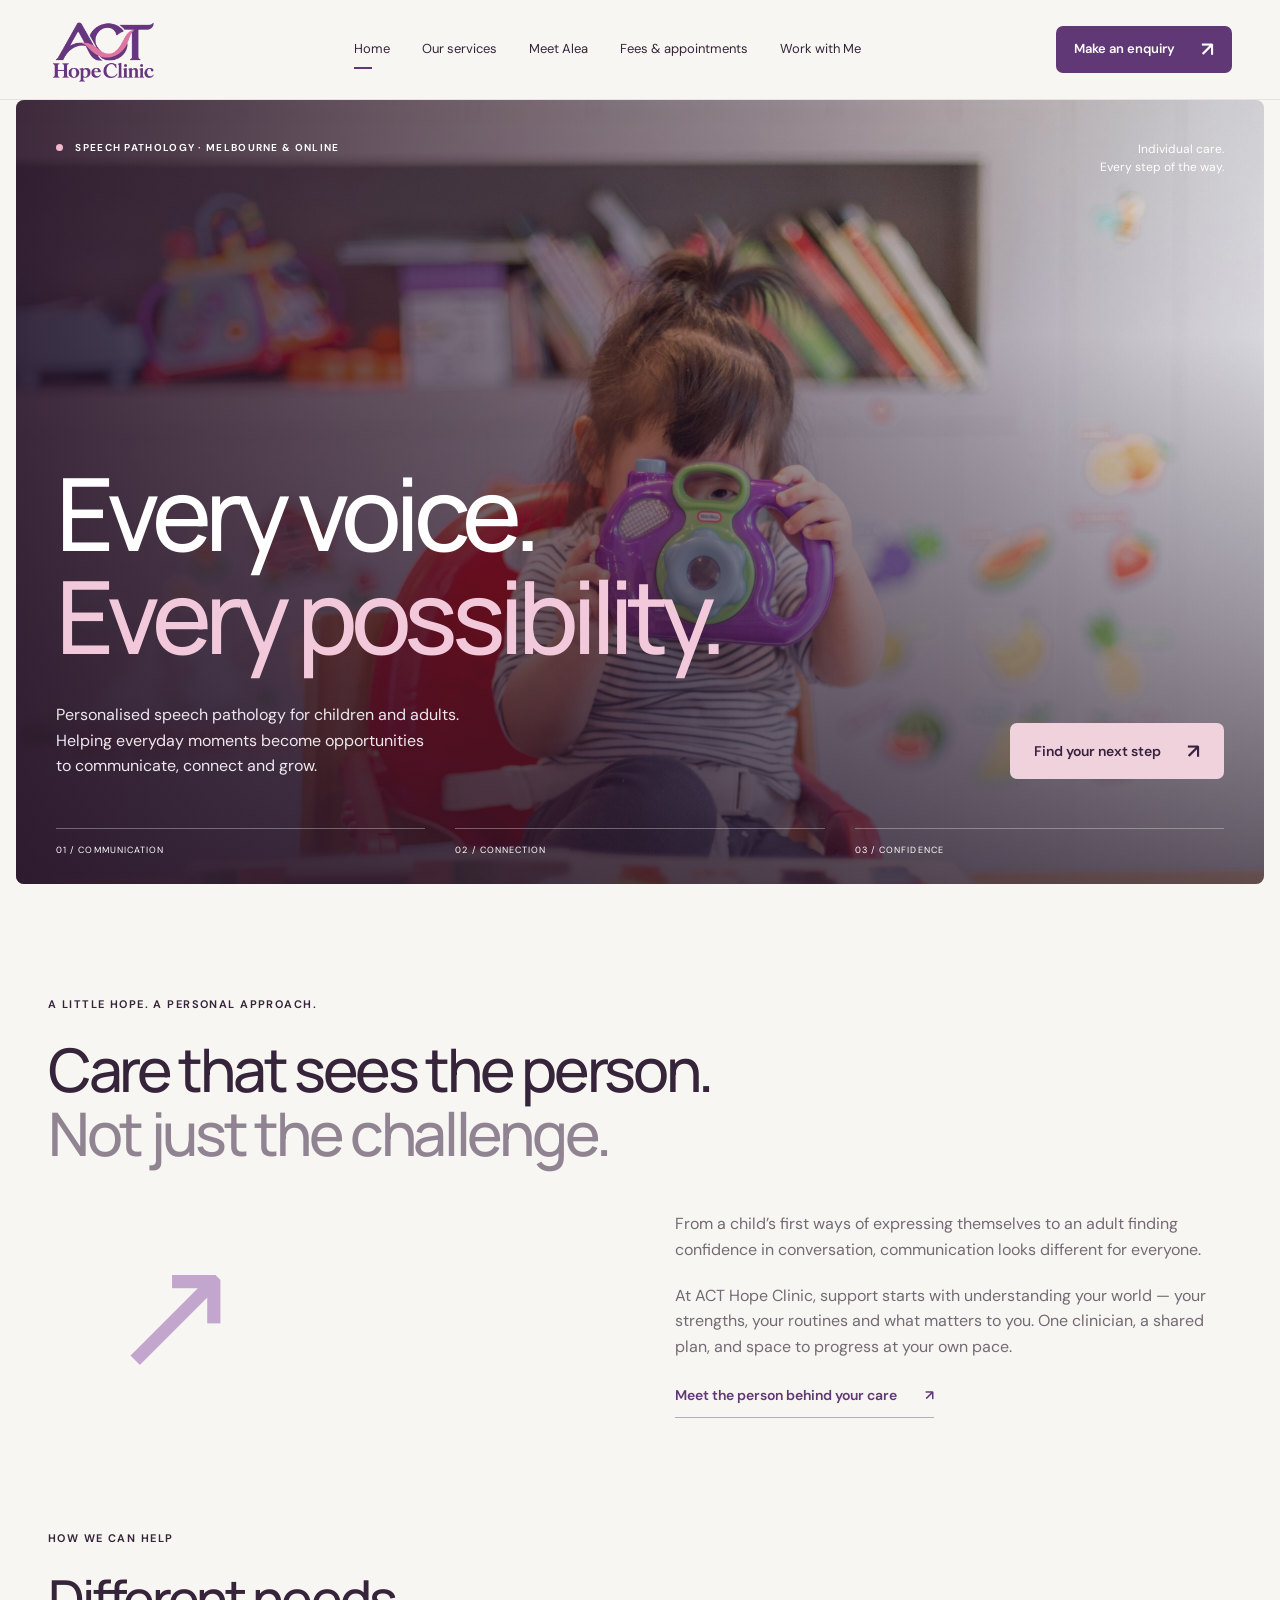
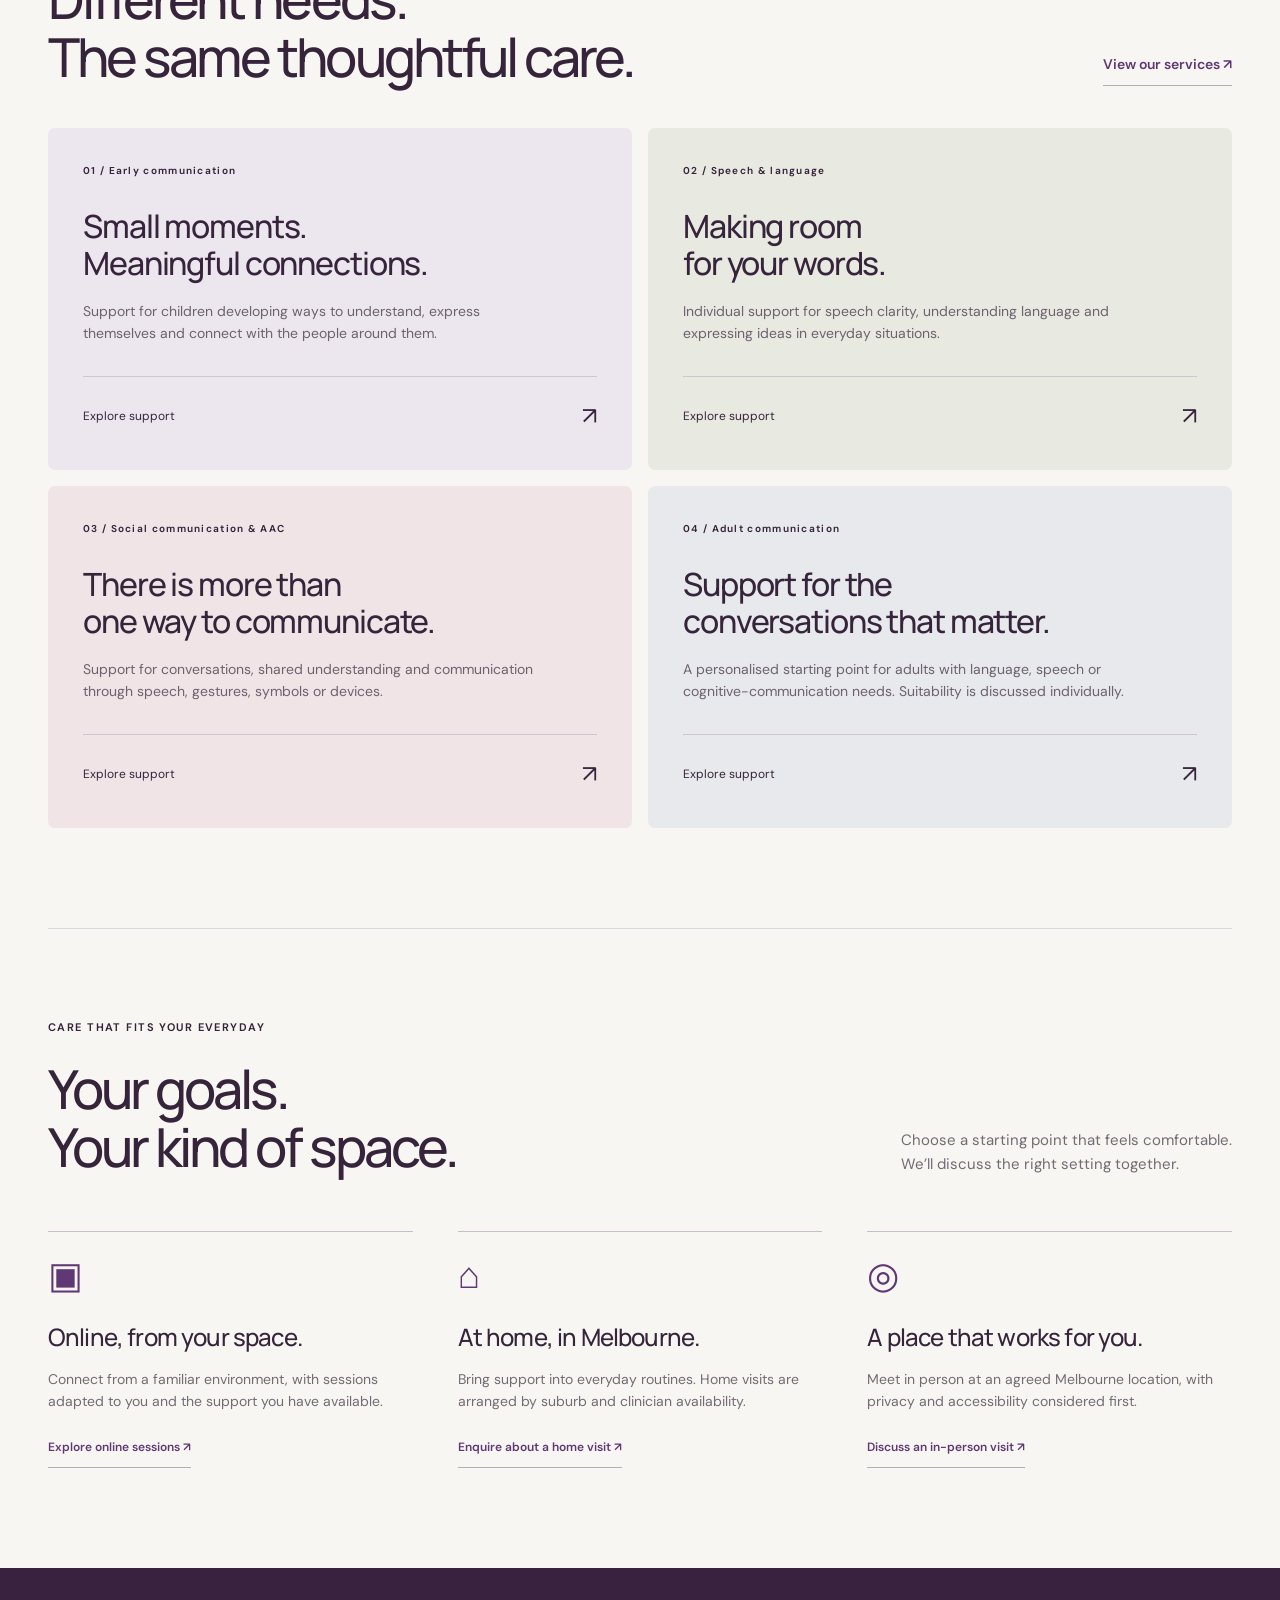
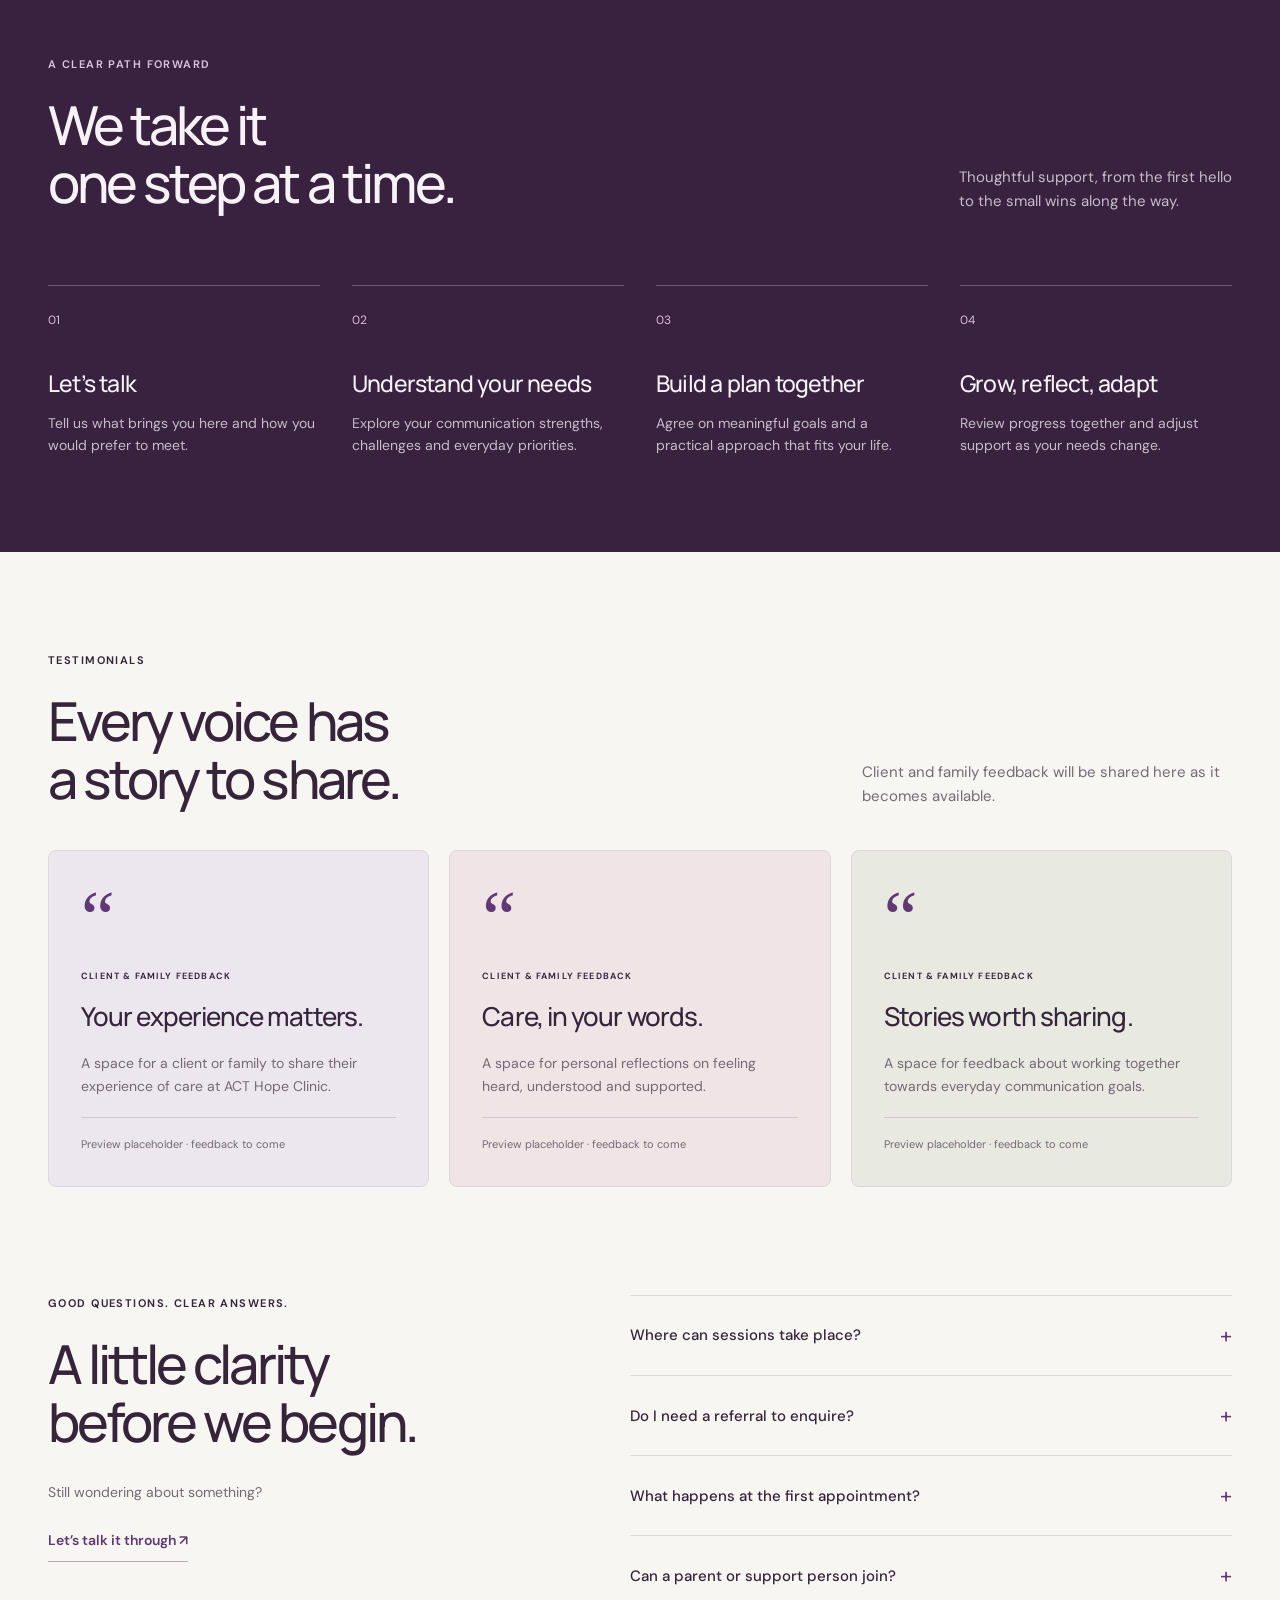
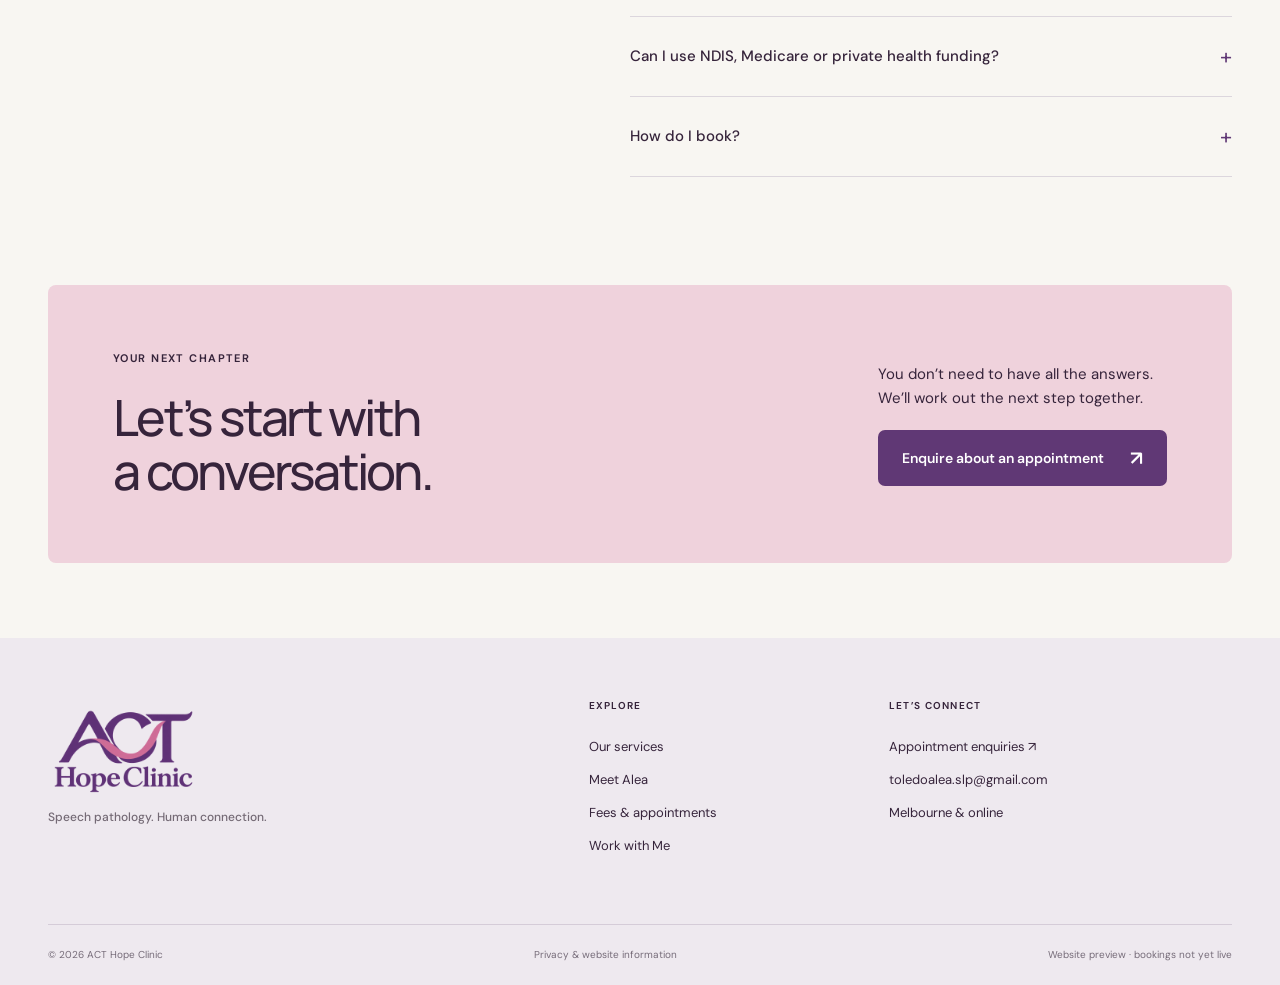
<file: index.html>
<!doctype html><html lang="en-AU"><head><meta charset="utf-8"><meta name="viewport" content="width=device-width,initial-scale=1"><meta name="description" content="ACT Hope Clinic — personalised speech pathology for children and adults. Explore online and Melbourne appointments, services and indicative session fees."><title>Every voice. Every possibility. | ACT Hope Clinic</title><link rel="icon" href="assets/logo.png"><link rel="stylesheet" href="styles.css?v=20261024-collaboration"><script src="app.js?v=20261024-collaboration" defer></script></head><body><div class="site-loader" aria-hidden="true"><div class="site-loader-inner"><img src="assets/logo.png" alt="" width="220" fetchpriority="high"><span class="loader-track"></span></div></div><script>document.documentElement.classList.add('is-loading');window.actHopeLoaderTimeout=setTimeout(function(){document.documentElement.classList.remove('is-loading')},3000);</script><a class="skip" href="#main">Skip to content</a><header><a class="brand" href="index.html" aria-label="ACT Hope Clinic home"><img src="assets/logo.png" alt="ACT Hope Clinic"></a><button class="menu-toggle" aria-expanded="false" aria-controls="navigation">Menu <span>☰</span></button><nav id="navigation" aria-label="Main navigation"><a href="index.html" aria-current="page">Home</a><a href="services.html" >Our services</a><a href="about.html" >Meet Alea</a><a href="fees.html" >Fees & appointments</a><a href="work-with-me.html">Work with Me</a></nav><a class="button small header-book" href="booking.html">Make an enquiry <span>↗</span></a></header><main id="main"><section class="hero"><img class="hero-photo" src="assets/family.jpg" alt="A child exploring a toy camera during play"><div class="hero-shade"></div><div class="hero-top"><span class="eyebrow"><i class="dot"></i> SPEECH PATHOLOGY · MELBOURNE & ONLINE</span><span class="hero-note">Individual care.<br>Every step of the way.</span></div><div class="hero-content"><h1>Every voice.<br><em>Every possibility.</em></h1><div class="hero-bottom"><p>Personalised speech pathology for children and adults.<br>Helping everyday moments become opportunities<br class="desktop"> to communicate, connect and grow.</p><a class="button blush" href="booking.html">Find your next step <span>↗</span></a></div></div><div class="hero-index"><span>01 / COMMUNICATION</span><span>02 / CONNECTION</span><span>03 / CONFIDENCE</span></div></section><section class="intro wrap"><p class="eyebrow">A LITTLE HOPE. A PERSONAL APPROACH.</p><h2>Care that sees the person.<br><span class="muted">Not just the challenge.</span></h2><div class="intro-bottom"><span class="abstract" aria-hidden="true">↗</span><div><p>From a child’s first ways of expressing themselves to an adult finding confidence in conversation, communication looks different for everyone.</p><p>At ACT Hope Clinic, support starts with understanding your world — your strengths, your routines and what matters to you. One clinician, a shared plan, and space to progress at your own pace.</p><a class="text-link" href="about.html">Meet the person behind your care <span>↗</span></a></div></div></section><section class="services-home wrap"><div class="section-head"><div><p class="eyebrow">HOW WE CAN HELP</p><h2>Different needs.<br>The same thoughtful care.</h2></div><a class="text-link" href="services.html">View our services ↗</a></div><div class="service-grid"><a class="service-card" href="services.html#early"><span class="eyebrow">01 / Early communication</span><h3>Small moments.<br>Meaningful connections.</h3><p>Support for children developing ways to understand, express themselves and connect with the people around them.</p><span class="card-bottom">Explore support <b>↗</b></span></a><a class="service-card" href="services.html#speech"><span class="eyebrow">02 / Speech & language</span><h3>Making room<br>for your words.</h3><p>Individual support for speech clarity, understanding language and expressing ideas in everyday situations.</p><span class="card-bottom">Explore support <b>↗</b></span></a><a class="service-card" href="services.html#aac"><span class="eyebrow">03 / Social communication & AAC</span><h3>There is more than<br>one way to communicate.</h3><p>Support for conversations, shared understanding and communication through speech, gestures, symbols or devices.</p><span class="card-bottom">Explore support <b>↗</b></span></a><a class="service-card" href="services.html#adult"><span class="eyebrow">04 / Adult communication</span><h3>Support for the<br>conversations that matter.</h3><p>A personalised starting point for adults with language, speech or cognitive-communication needs. Suitability is discussed individually.</p><span class="card-bottom">Explore support <b>↗</b></span></a></div></section><section class="formats wrap"><div class="section-head"><div><p class="eyebrow">CARE THAT FITS YOUR EVERYDAY</p><h2>Your goals.<br>Your kind of space.</h2></div><p>Choose a starting point that feels comfortable.<br>We’ll discuss the right setting together.</p></div><div class="format-grid"><article><span class="line-icon">▣</span><h3>Online, from your space.</h3><p>Connect from a familiar environment, with sessions adapted to you and the support you have available.</p><a class="text-link" href="booking.html?format=Online">Explore online sessions ↗</a></article><article><span class="line-icon">⌂</span><h3>At home, in Melbourne.</h3><p>Bring support into everyday routines. Home visits are arranged by suburb and clinician availability.</p><a class="text-link" href="booking.html?format=Home">Enquire about a home visit ↗</a></article><article><span class="line-icon">◎</span><h3>A place that works for you.</h3><p>Meet in person at an agreed Melbourne location, with privacy and accessibility considered first.</p><a class="text-link" href="booking.html?format=In-person">Discuss an in-person visit ↗</a></article></div></section><section class="process"><div class="wrap"><div class="section-head"><div><p class="eyebrow">A CLEAR PATH FORWARD</p><h2>We take it<br>one step at a time.</h2></div><p>Thoughtful support, from the first hello<br>to the small wins along the way.</p></div><div class="steps"><article><span>01</span><h3>Let’s talk</h3><p>Tell us what brings you here and how you would prefer to meet.</p></article><article><span>02</span><h3>Understand your needs</h3><p>Explore your communication strengths, challenges and everyday priorities.</p></article><article><span>03</span><h3>Build a plan together</h3><p>Agree on meaningful goals and a practical approach that fits your life.</p></article><article><span>04</span><h3>Grow, reflect, adapt</h3><p>Review progress together and adjust support as your needs change.</p></article></div></div></section><section class="testimonials wrap" aria-labelledby="testimonials-title">
  <div class="section-head"><div><p class="eyebrow">TESTIMONIALS</p><h2 id="testimonials-title">Every voice has<br>a story to share.</h2></div><p>Client and family feedback will be shared here as it becomes available.</p></div>
  <!-- Replace these preview cards with genuine feedback and approved attribution before launch. -->
  <div class="testimonial-grid">
    <article class="testimonial-card"><span class="testimonial-mark" aria-hidden="true">“</span><p class="eyebrow">CLIENT &amp; FAMILY FEEDBACK</p><h3>Your experience matters.</h3><p>A space for a client or family to share their experience of care at ACT Hope Clinic.</p><span class="testimonial-status">Preview placeholder · feedback to come</span></article>
    <article class="testimonial-card"><span class="testimonial-mark" aria-hidden="true">“</span><p class="eyebrow">CLIENT &amp; FAMILY FEEDBACK</p><h3>Care, in your words.</h3><p>A space for personal reflections on feeling heard, understood and supported.</p><span class="testimonial-status">Preview placeholder · feedback to come</span></article>
    <article class="testimonial-card"><span class="testimonial-mark" aria-hidden="true">“</span><p class="eyebrow">CLIENT &amp; FAMILY FEEDBACK</p><h3>Stories worth sharing.</h3><p>A space for feedback about working together towards everyday communication goals.</p><span class="testimonial-status">Preview placeholder · feedback to come</span></article>
  </div>
</section><section class="faq wrap"><div><p class="eyebrow">GOOD QUESTIONS. CLEAR ANSWERS.</p><h2>A little clarity<br>before we begin.</h2><p>Still wondering about something?</p><a class="text-link" href="booking.html">Let’s talk it through ↗</a></div><div class="questions"><details><summary>Where can sessions take place?<span aria-hidden="true">+</span></summary><p>Online, at your home in Melbourne, or at a mutually agreed in-person location. The suburb, privacy, accessibility and suitability of the setting are discussed before an appointment is confirmed. There is no walk-in clinic address advertised at this stage.</p></details><details><summary>Do I need a referral to enquire?<span aria-hidden="true">+</span></summary><p>You can make an initial enquiry directly. Any documentation needed for your circumstances or intended funding arrangement will be discussed before booking.</p></details><details><summary>What happens at the first appointment?<span aria-hidden="true">+</span></summary><p>We start by listening: your concerns, your strengths and what you would like to be easier in everyday life. Alea then discusses appropriate assessment, goals and possible next steps with you.</p></details><details><summary>Can a parent or support person join?<span aria-hidden="true">+</span></summary><p>Yes. Where helpful and with your agreement, a parent, carer or support person can join. Their involvement is planned around the person receiving support.</p></details><details><summary>Can I use NDIS, Medicare or private health funding?<span aria-hidden="true">+</span></summary><p>Funding and rebate eligibility have not been confirmed for this preview. Please ask before booking and do not assume that a session will be claimable.</p></details><details><summary>How do I book?<span aria-hidden="true">+</span></summary><p>Choose your preferred session format on the enquiry page. In this preview, you can review your details and open an email draft. No appointment is reserved or confirmed through the website.</p></details></div></section><section class="final-cta wrap"><div><p class="eyebrow">YOUR NEXT CHAPTER</p><h2>Let’s start with<br>a conversation.</h2></div><div><p>You don’t need to have all the answers.<br>We’ll work out the next step together.</p><a class="button" href="booking.html">Enquire about an appointment <span>↗</span></a></div></section></main><footer><div class="footer-top wrap"><div><a class="footer-brand" href="index.html"><img src="assets/logo.png" alt="ACT Hope Clinic" loading="lazy"><span>Speech pathology. Human connection.</span></a></div><div><p class="eyebrow">EXPLORE</p><a href="services.html">Our services</a><a href="about.html">Meet Alea</a><a href="fees.html">Fees & appointments</a><a href="work-with-me.html">Work with Me</a></div><div><p class="eyebrow">LET’S CONNECT</p><a href="booking.html">Appointment enquiries ↗</a><a href="mailto:toledoalea.slp@gmail.com">toledoalea.slp@gmail.com</a><p>Melbourne & online</p></div></div><div class="footer-bottom wrap"><span>© 2026 ACT Hope Clinic</span><a href="privacy.html">Privacy & website information</a><span>Website preview · bookings not yet live</span></div></footer></body></html>
</file>
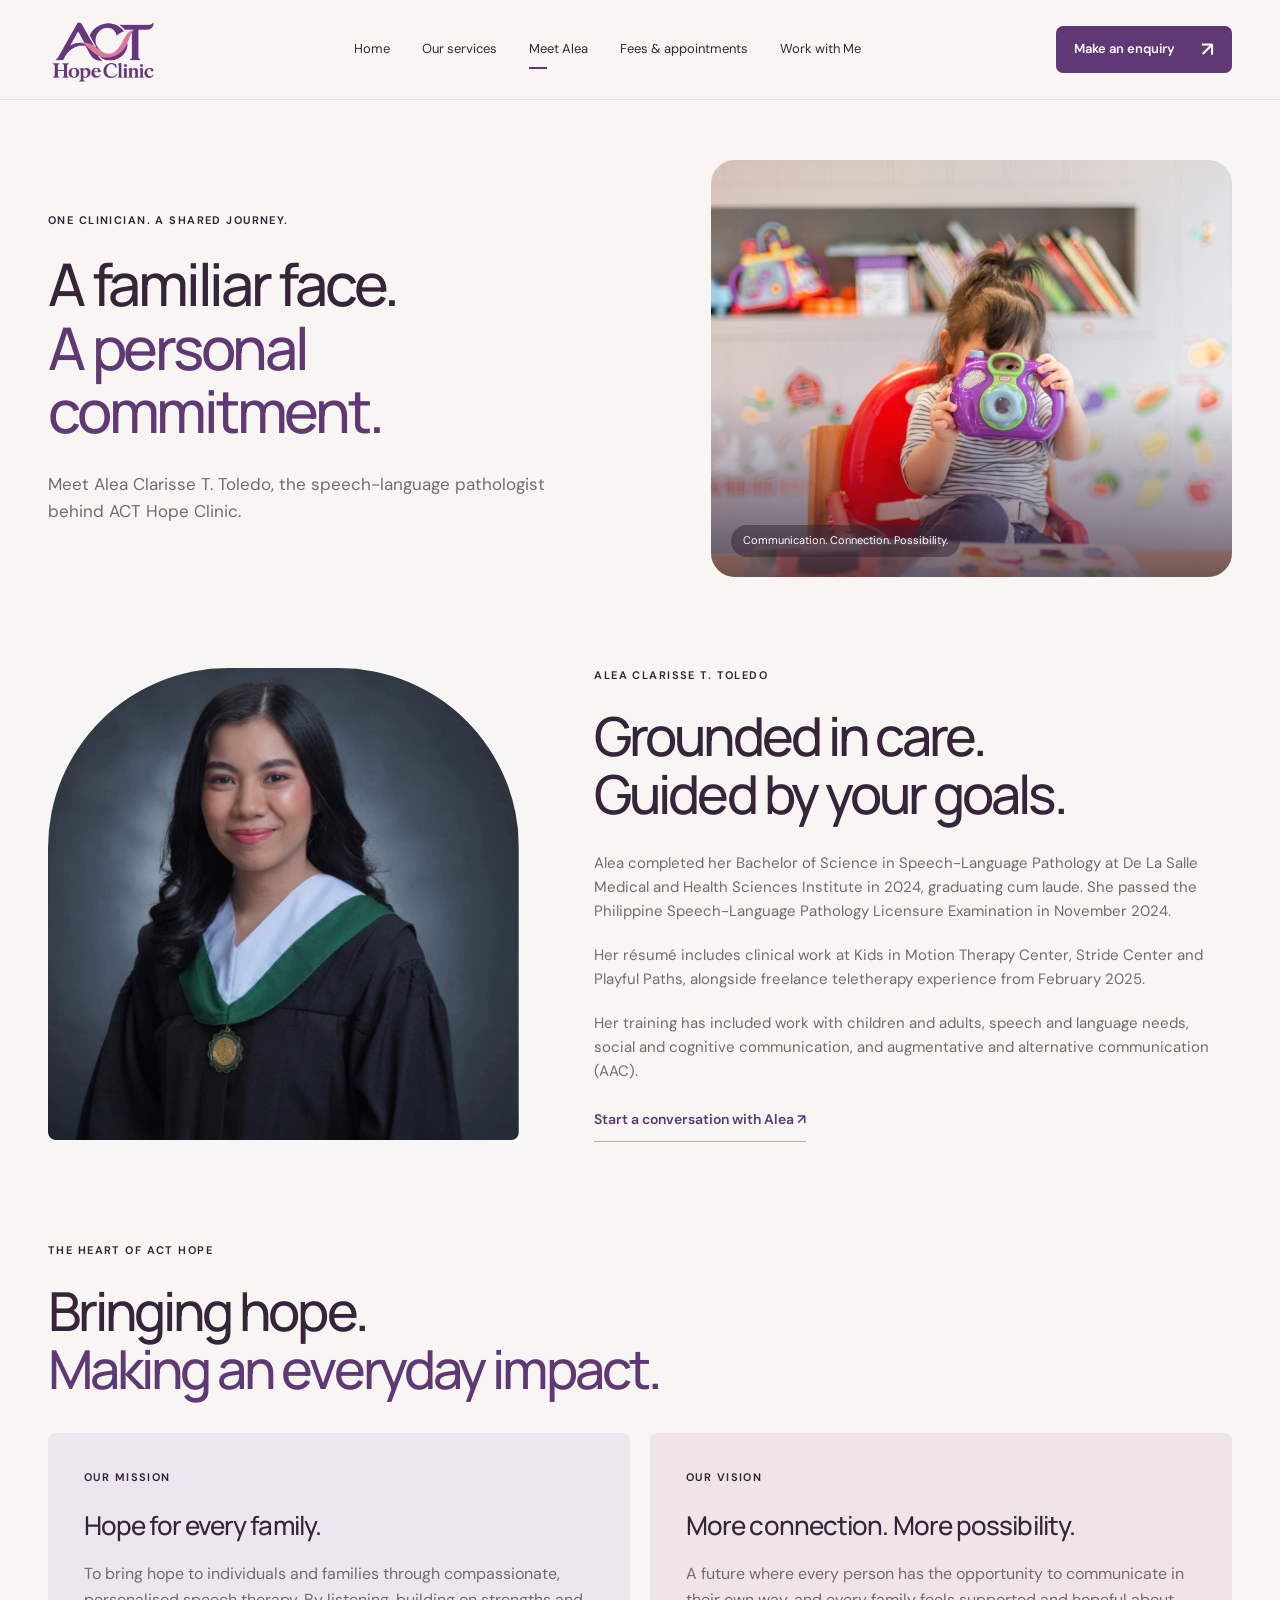
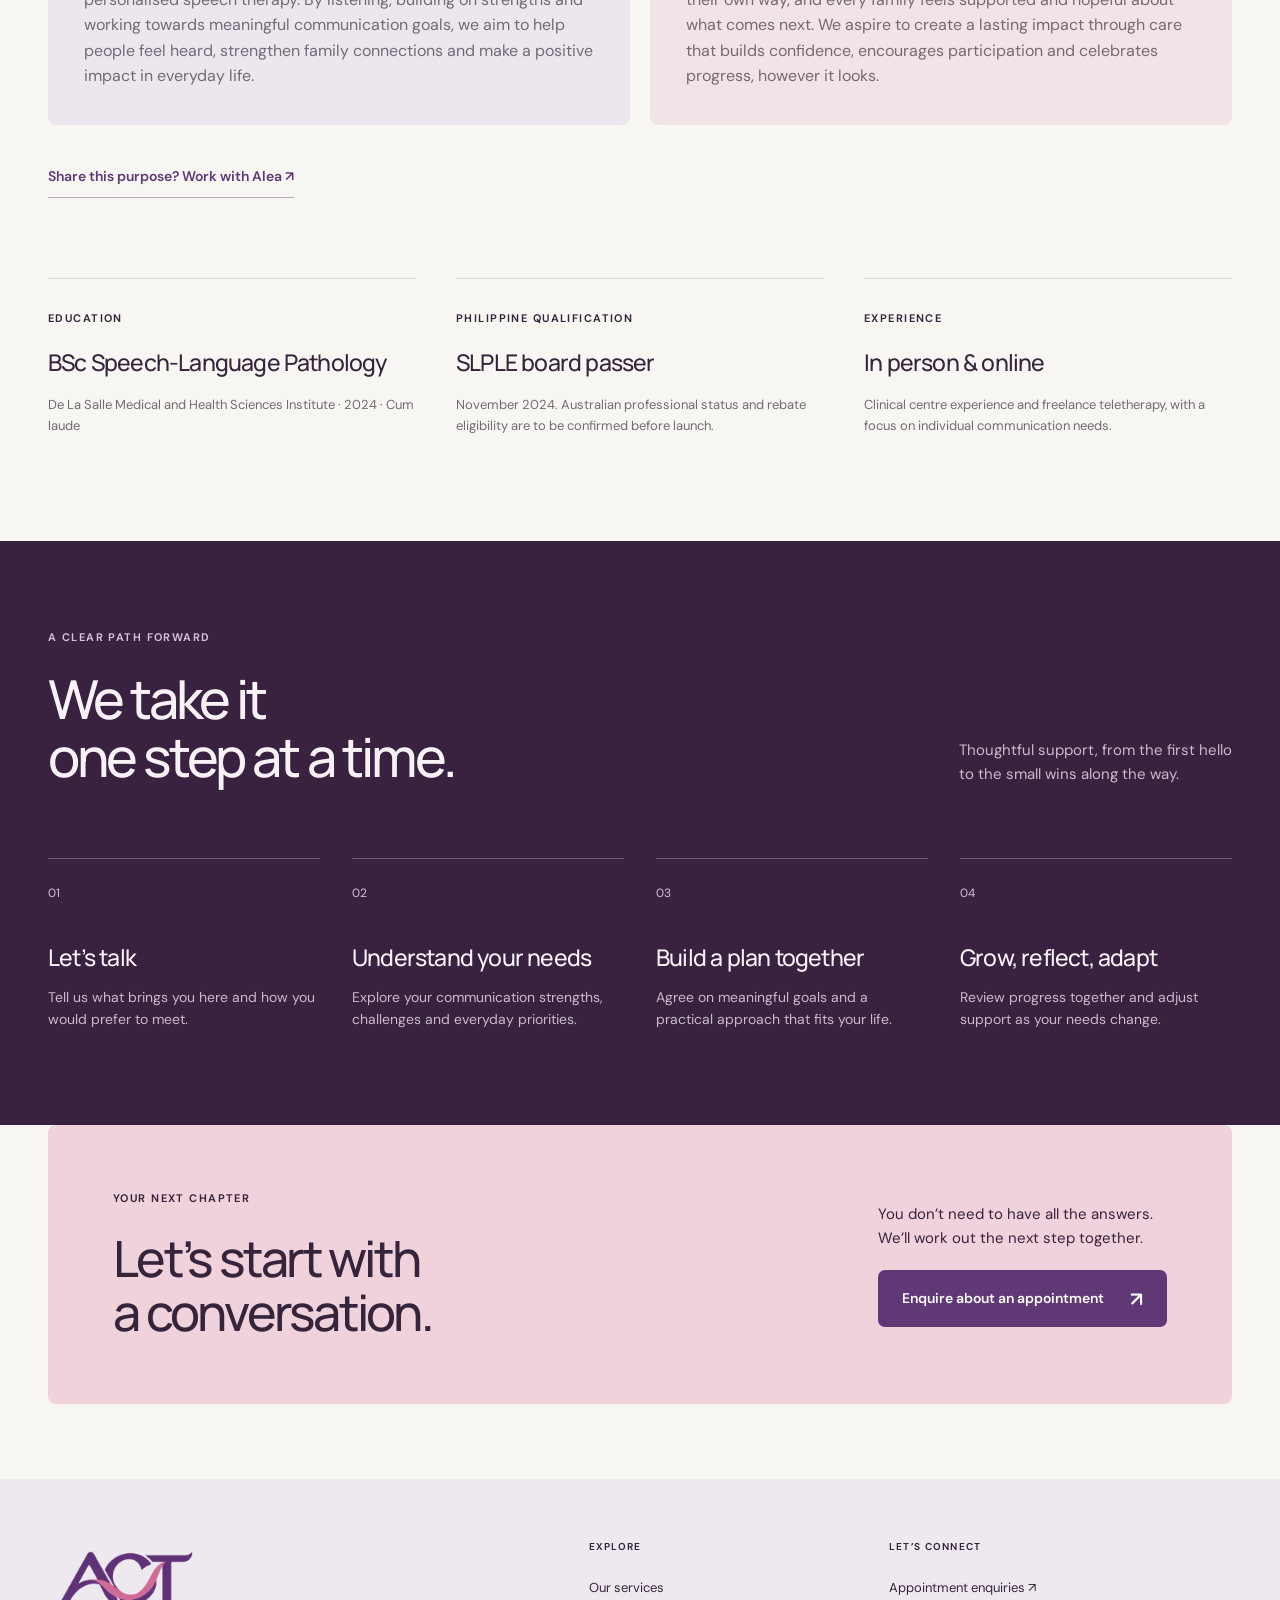
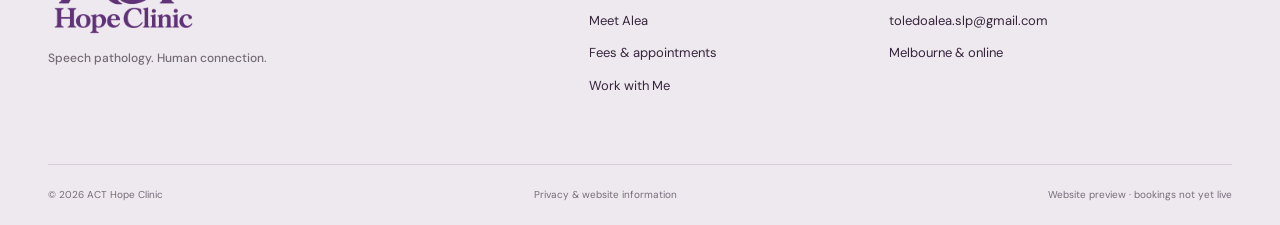
<file: about.html>
<!doctype html><html lang="en-AU"><head><meta charset="utf-8"><meta name="viewport" content="width=device-width,initial-scale=1"><meta name="description" content="ACT Hope Clinic — personalised speech pathology for children and adults. Explore online and Melbourne appointments, services and indicative session fees."><title>Meet Alea | ACT Hope Clinic</title><link rel="icon" href="assets/logo.png"><link rel="stylesheet" href="styles.css?v=20261026-alea-portrait"><script src="app.js?v=20261024-collaboration" defer></script></head><body><div class="site-loader" aria-hidden="true"><div class="site-loader-inner"><img src="assets/logo.png" alt="" width="220" fetchpriority="high"><span class="loader-track"></span></div></div><script>document.documentElement.classList.add('is-loading');window.actHopeLoaderTimeout=setTimeout(function(){document.documentElement.classList.remove('is-loading')},3000);</script><a class="skip" href="#main">Skip to content</a><header><a class="brand" href="index.html" aria-label="ACT Hope Clinic home"><img src="assets/logo.png" alt="ACT Hope Clinic"></a><button class="menu-toggle" aria-expanded="false" aria-controls="navigation">Menu <span>☰</span></button><nav id="navigation" aria-label="Main navigation"><a href="index.html" >Home</a><a href="services.html" >Our services</a><a href="about.html" aria-current="page">Meet Alea</a><a href="fees.html" >Fees & appointments</a><a href="work-with-me.html">Work with Me</a></nav><a class="button small header-book" href="booking.html">Make an enquiry <span>↗</span></a></header><main id="main"><section class="page-hero page-hero-split wrap"><div class="page-hero-copy"><p class="eyebrow">ONE CLINICIAN. A SHARED JOURNEY.</p><h1>A familiar face.<br><em>A personal commitment.</em></h1><p class="lead">Meet Alea Clarisse T. Toledo, the speech-language pathologist behind ACT Hope Clinic.</p></div><figure class="page-hero-image"><img src="assets/family.jpg" alt="" fetchpriority="high"><figcaption>Communication. Connection. Possibility.</figcaption></figure></section><section class="about-grid wrap"><div class="about-portrait"><img src="assets/alea-toledo.webp" alt="Alea Clarisse T. Toledo" width="959" height="960" loading="lazy" decoding="async"></div><div><p class="eyebrow">ALEA CLARISSE T. TOLEDO</p><h2>Grounded in care.<br>Guided by your goals.</h2><p>Alea completed her Bachelor of Science in Speech-Language Pathology at De La Salle Medical and Health Sciences Institute in 2024, graduating cum laude. She passed the Philippine Speech-Language Pathology Licensure Examination in November 2024.</p><p>Her résumé includes clinical work at Kids in Motion Therapy Center, Stride Center and Playful Paths, alongside freelance teletherapy experience from February 2025.</p><p>Her training has included work with children and adults, speech and language needs, social and cognitive communication, and augmentative and alternative communication (AAC).</p><a class="text-link" href="booking.html">Start a conversation with Alea ↗</a></div></section><section class="purpose wrap" aria-labelledby="purpose-title"><p class="eyebrow">THE HEART OF ACT HOPE</p><h2 id="purpose-title">Bringing hope.<br><em>Making an everyday impact.</em></h2><div class="purpose-grid"><article><p class="eyebrow">OUR MISSION</p><h3>Hope for every family.</h3><p>To bring hope to individuals and families through compassionate, personalised speech therapy. By listening, building on strengths and working towards meaningful communication goals, we aim to help people feel heard, strengthen family connections and make a positive impact in everyday life.</p></article><article><p class="eyebrow">OUR VISION</p><h3>More connection. More possibility.</h3><p>A future where every person has the opportunity to communicate in their own way, and every family feels supported and hopeful about what comes next. We aspire to create a lasting impact through care that builds confidence, encourages participation and celebrates progress, however it looks.</p></article></div><a class="text-link" href="work-with-me.html">Share this purpose? Work with Alea ↗</a></section><section class="credentials wrap"><div><span class="eyebrow">EDUCATION</span><h3>BSc Speech-Language Pathology</h3><p>De La Salle Medical and Health Sciences Institute · 2024 · Cum laude</p></div><div><span class="eyebrow">PHILIPPINE QUALIFICATION</span><h3>SLPLE board passer</h3><p>November 2024. Australian professional status and rebate eligibility are to be confirmed before launch.</p></div><div><span class="eyebrow">EXPERIENCE</span><h3>In person & online</h3><p>Clinical centre experience and freelance teletherapy, with a focus on individual communication needs.</p></div></section><section class="process"><div class="wrap"><div class="section-head"><div><p class="eyebrow">A CLEAR PATH FORWARD</p><h2>We take it<br>one step at a time.</h2></div><p>Thoughtful support, from the first hello<br>to the small wins along the way.</p></div><div class="steps"><article><span>01</span><h3>Let’s talk</h3><p>Tell us what brings you here and how you would prefer to meet.</p></article><article><span>02</span><h3>Understand your needs</h3><p>Explore your communication strengths, challenges and everyday priorities.</p></article><article><span>03</span><h3>Build a plan together</h3><p>Agree on meaningful goals and a practical approach that fits your life.</p></article><article><span>04</span><h3>Grow, reflect, adapt</h3><p>Review progress together and adjust support as your needs change.</p></article></div></div></section><section class="final-cta wrap"><div><p class="eyebrow">YOUR NEXT CHAPTER</p><h2>Let’s start with<br>a conversation.</h2></div><div><p>You don’t need to have all the answers.<br>We’ll work out the next step together.</p><a class="button" href="booking.html">Enquire about an appointment <span>↗</span></a></div></section></main><footer><div class="footer-top wrap"><div><a class="footer-brand" href="index.html"><img src="assets/logo.png" alt="ACT Hope Clinic" loading="lazy"><span>Speech pathology. Human connection.</span></a></div><div><p class="eyebrow">EXPLORE</p><a href="services.html">Our services</a><a href="about.html">Meet Alea</a><a href="fees.html">Fees & appointments</a><a href="work-with-me.html">Work with Me</a></div><div><p class="eyebrow">LET’S CONNECT</p><a href="booking.html">Appointment enquiries ↗</a><a href="mailto:toledoalea.slp@gmail.com">toledoalea.slp@gmail.com</a><p>Melbourne & online</p></div></div><div class="footer-bottom wrap"><span>© 2026 ACT Hope Clinic</span><a href="privacy.html">Privacy & website information</a><span>Website preview · bookings not yet live</span></div></footer></body></html>
</file>
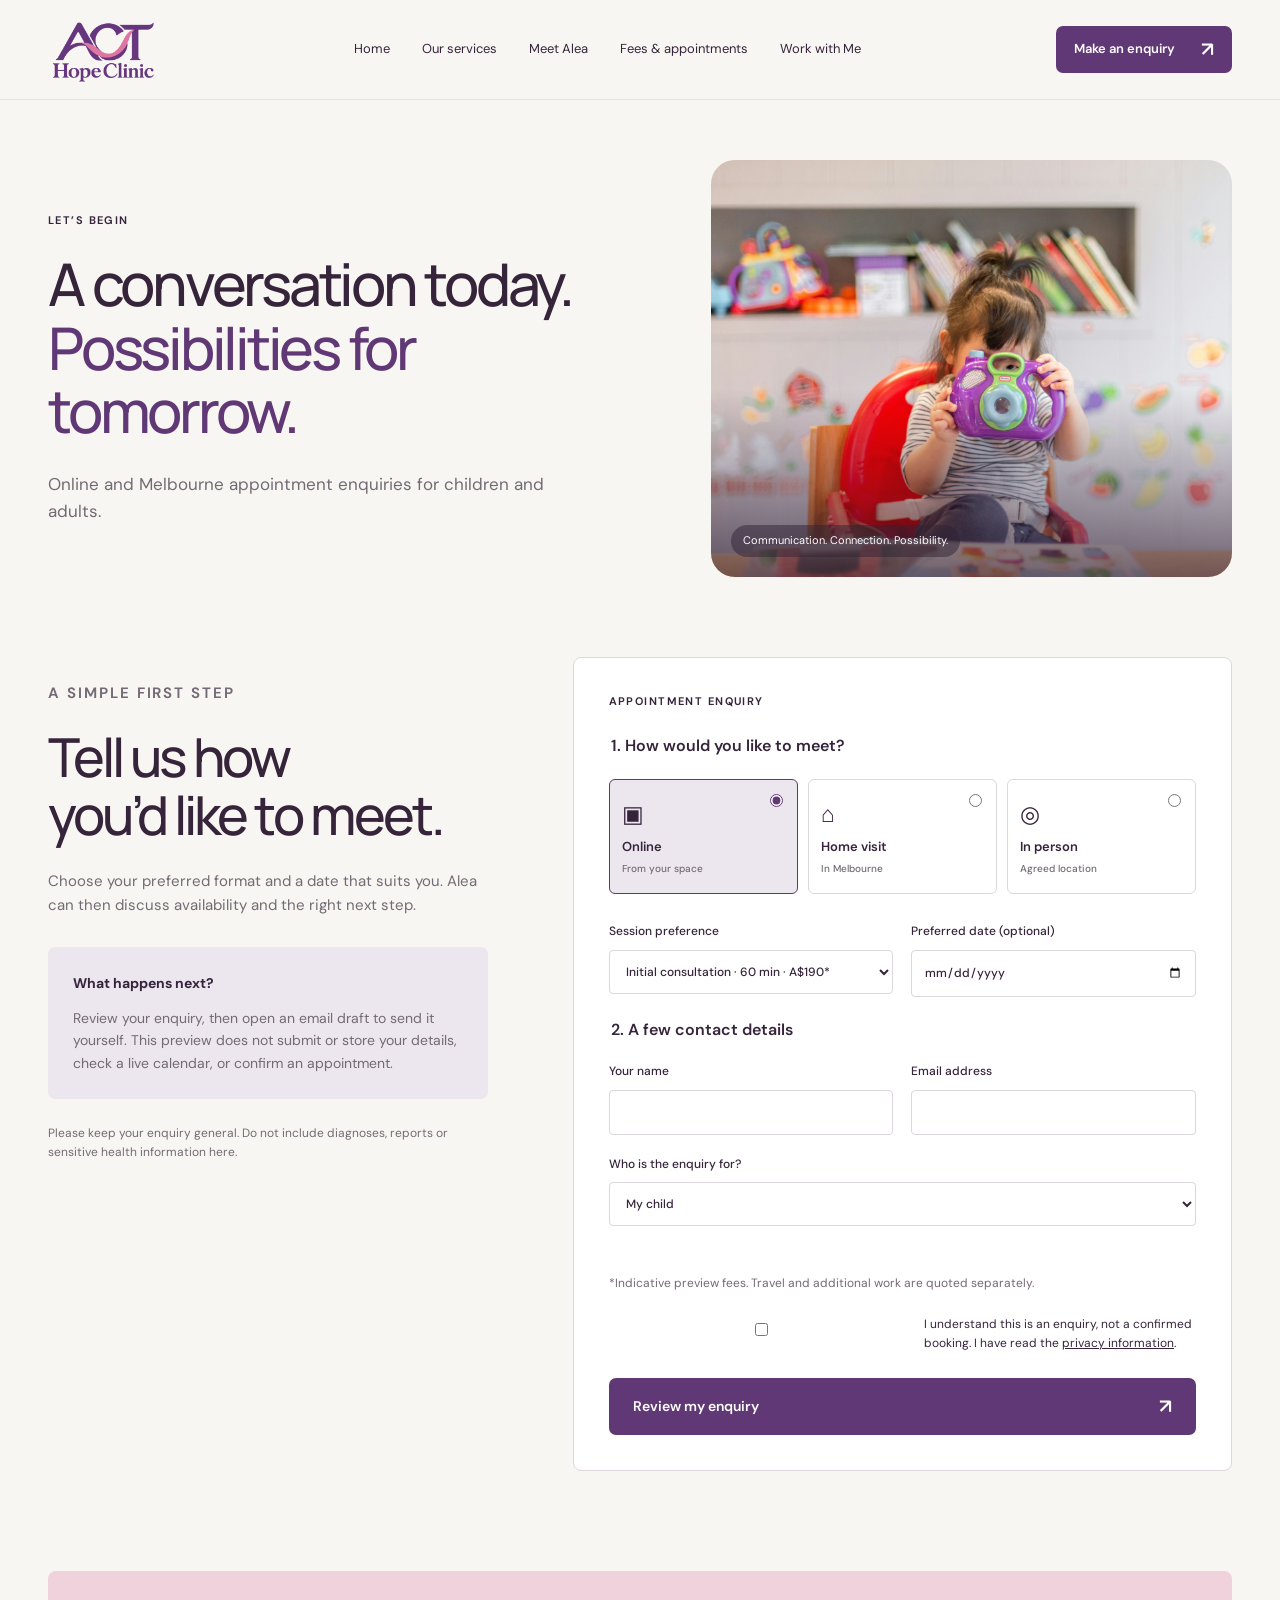
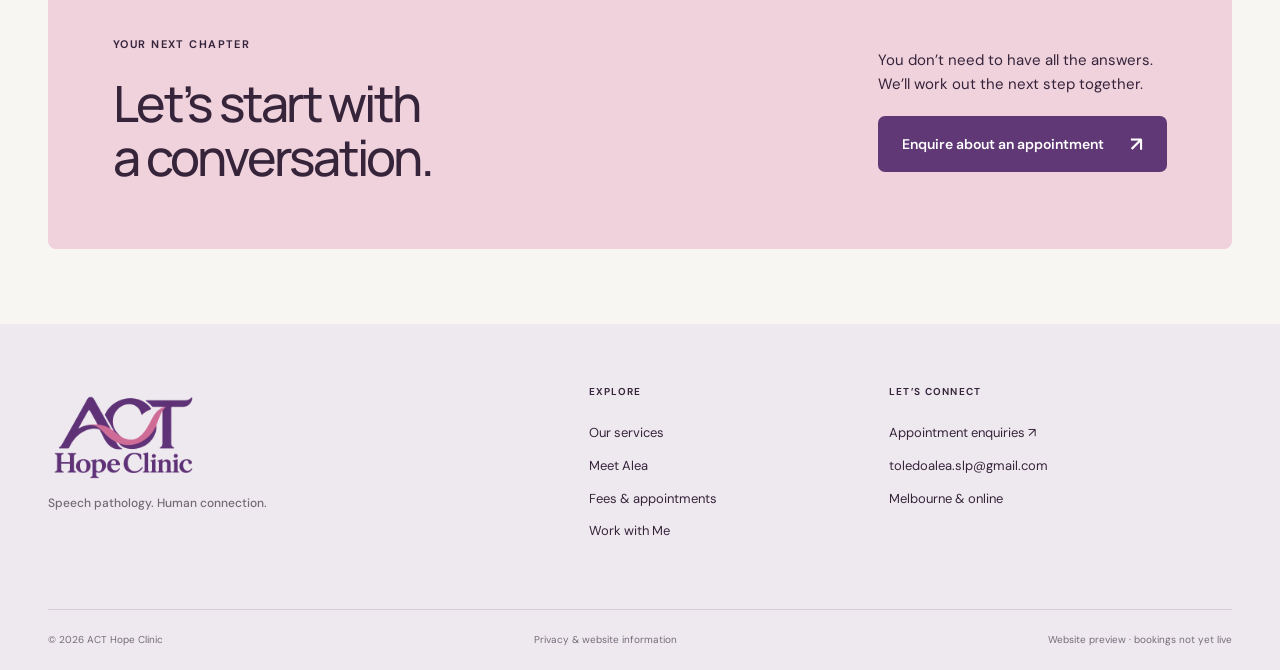
<file: booking.html>
<!doctype html><html lang="en-AU"><head><meta charset="utf-8"><meta name="viewport" content="width=device-width,initial-scale=1"><meta name="description" content="ACT Hope Clinic — personalised speech pathology for children and adults. Explore online and Melbourne appointments, services and indicative session fees."><title>Appointment enquiry | ACT Hope Clinic</title><link rel="icon" href="assets/logo.png"><link rel="stylesheet" href="styles.css?v=20261024-collaboration"><script src="app.js?v=20261024-collaboration" defer></script></head><body><div class="site-loader" aria-hidden="true"><div class="site-loader-inner"><img src="assets/logo.png" alt="" width="220" fetchpriority="high"><span class="loader-track"></span></div></div><script>document.documentElement.classList.add('is-loading');window.actHopeLoaderTimeout=setTimeout(function(){document.documentElement.classList.remove('is-loading')},3000);</script><a class="skip" href="#main">Skip to content</a><header><a class="brand" href="index.html" aria-label="ACT Hope Clinic home"><img src="assets/logo.png" alt="ACT Hope Clinic"></a><button class="menu-toggle" aria-expanded="false" aria-controls="navigation">Menu <span>☰</span></button><nav id="navigation" aria-label="Main navigation"><a href="index.html" >Home</a><a href="services.html" >Our services</a><a href="about.html" >Meet Alea</a><a href="fees.html" >Fees & appointments</a><a href="work-with-me.html">Work with Me</a></nav><a class="button small header-book" href="booking.html">Make an enquiry <span>↗</span></a></header><main id="main"><section class="page-hero page-hero-split wrap"><div class="page-hero-copy"><p class="eyebrow">LET’S BEGIN</p><h1>A conversation today.<br><em>Possibilities for tomorrow.</em></h1><p class="lead">Online and Melbourne appointment enquiries for children and adults.</p></div><figure class="page-hero-image"><img src="assets/family.jpg" alt="" fetchpriority="high"><figcaption>Communication. Connection. Possibility.</figcaption></figure></section><section class="booking-layout wrap"><aside><p class="eyebrow">A SIMPLE FIRST STEP</p><h2>Tell us how<br>you’d like to meet.</h2><p>Choose your preferred format and a date that suits you. Alea can then discuss availability and the right next step.</p><div class="booking-note"><b>What happens next?</b><p>Review your enquiry, then open an email draft to send it yourself. This preview does not submit or store your details, check a live calendar, or confirm an appointment.</p></div><p class="fine">Please keep your enquiry general. Do not include diagnoses, reports or sensitive health information here.</p></aside><div class="booking-panel"><form id="enquiry-form"><p class="eyebrow">APPOINTMENT ENQUIRY</p><fieldset><legend>1. How would you like to meet?</legend><div class="format-options"><label><input type="radio" name="format" value="Online" checked><span>▣<b>Online</b><small>From your space</small></span></label><label><input type="radio" name="format" value="Home"><span>⌂<b>Home visit</b><small>In Melbourne</small></span></label><label><input type="radio" name="format" value="In-person"><span>◎<b>In person</b><small>Agreed location</small></span></label></div></fieldset><div class="field-row"><label>Session preference<select name="session"><option value="Initial">Initial consultation · 60 min · A$190*</option><option value="Therapy">Ongoing therapy · 45 min · A$145*</option><option value="Extended">Extended session · 60 min · A$190*</option><option value="Unsure">Not sure — help me choose</option></select></label><label>Preferred date (optional)<input type="date" name="date" id="preferred-date"></label></div><label id="suburb-field" hidden>Melbourne suburb<input name="suburb" autocomplete="address-level2" placeholder="e.g. Glen Waverley"></label><fieldset><legend>2. A few contact details</legend><div class="field-row"><label>Your name<input name="name" required autocomplete="name" maxlength="100"></label><label>Email address<input type="email" name="email" required autocomplete="email" maxlength="200"></label></div><label>Who is the enquiry for?<select name="person"><option>My child</option><option>Myself</option><option>Someone I support</option></select></label></fieldset><p class="fine">*Indicative preview fees. Travel and additional work are quoted separately.</p><label class="consent"><input type="checkbox" required><span>I understand this is an enquiry, not a confirmed booking. I have read the <a href="privacy.html">privacy information</a>.</span></label><button type="submit" class="button">Review my enquiry <span>↗</span></button></form><section id="review" hidden tabindex="-1"><p class="eyebrow">YOUR ENQUIRY SUMMARY</p><h2>Ready for<br>the next step.</h2><dl id="summary"></dl><p>No enquiry has been sent. The button below opens your email app with a draft for you to review and send.</p><a id="email-draft" class="button" href="mailto:toledoalea.slp@gmail.com">Open email draft ↗</a><button id="edit-enquiry" class="text-link" type="button">← Edit my details</button><p class="fine">If your email app does not open, email toledoalea.slp@gmail.com directly.</p></section></div></section><section class="final-cta wrap"><div><p class="eyebrow">YOUR NEXT CHAPTER</p><h2>Let’s start with<br>a conversation.</h2></div><div><p>You don’t need to have all the answers.<br>We’ll work out the next step together.</p><a class="button" href="booking.html">Enquire about an appointment <span>↗</span></a></div></section></main><footer><div class="footer-top wrap"><div><a class="footer-brand" href="index.html"><img src="assets/logo.png" alt="ACT Hope Clinic" loading="lazy"><span>Speech pathology. Human connection.</span></a></div><div><p class="eyebrow">EXPLORE</p><a href="services.html">Our services</a><a href="about.html">Meet Alea</a><a href="fees.html">Fees & appointments</a><a href="work-with-me.html">Work with Me</a></div><div><p class="eyebrow">LET’S CONNECT</p><a href="booking.html">Appointment enquiries ↗</a><a href="mailto:toledoalea.slp@gmail.com">toledoalea.slp@gmail.com</a><p>Melbourne & online</p></div></div><div class="footer-bottom wrap"><span>© 2026 ACT Hope Clinic</span><a href="privacy.html">Privacy & website information</a><span>Website preview · bookings not yet live</span></div></footer></body></html>
</file>
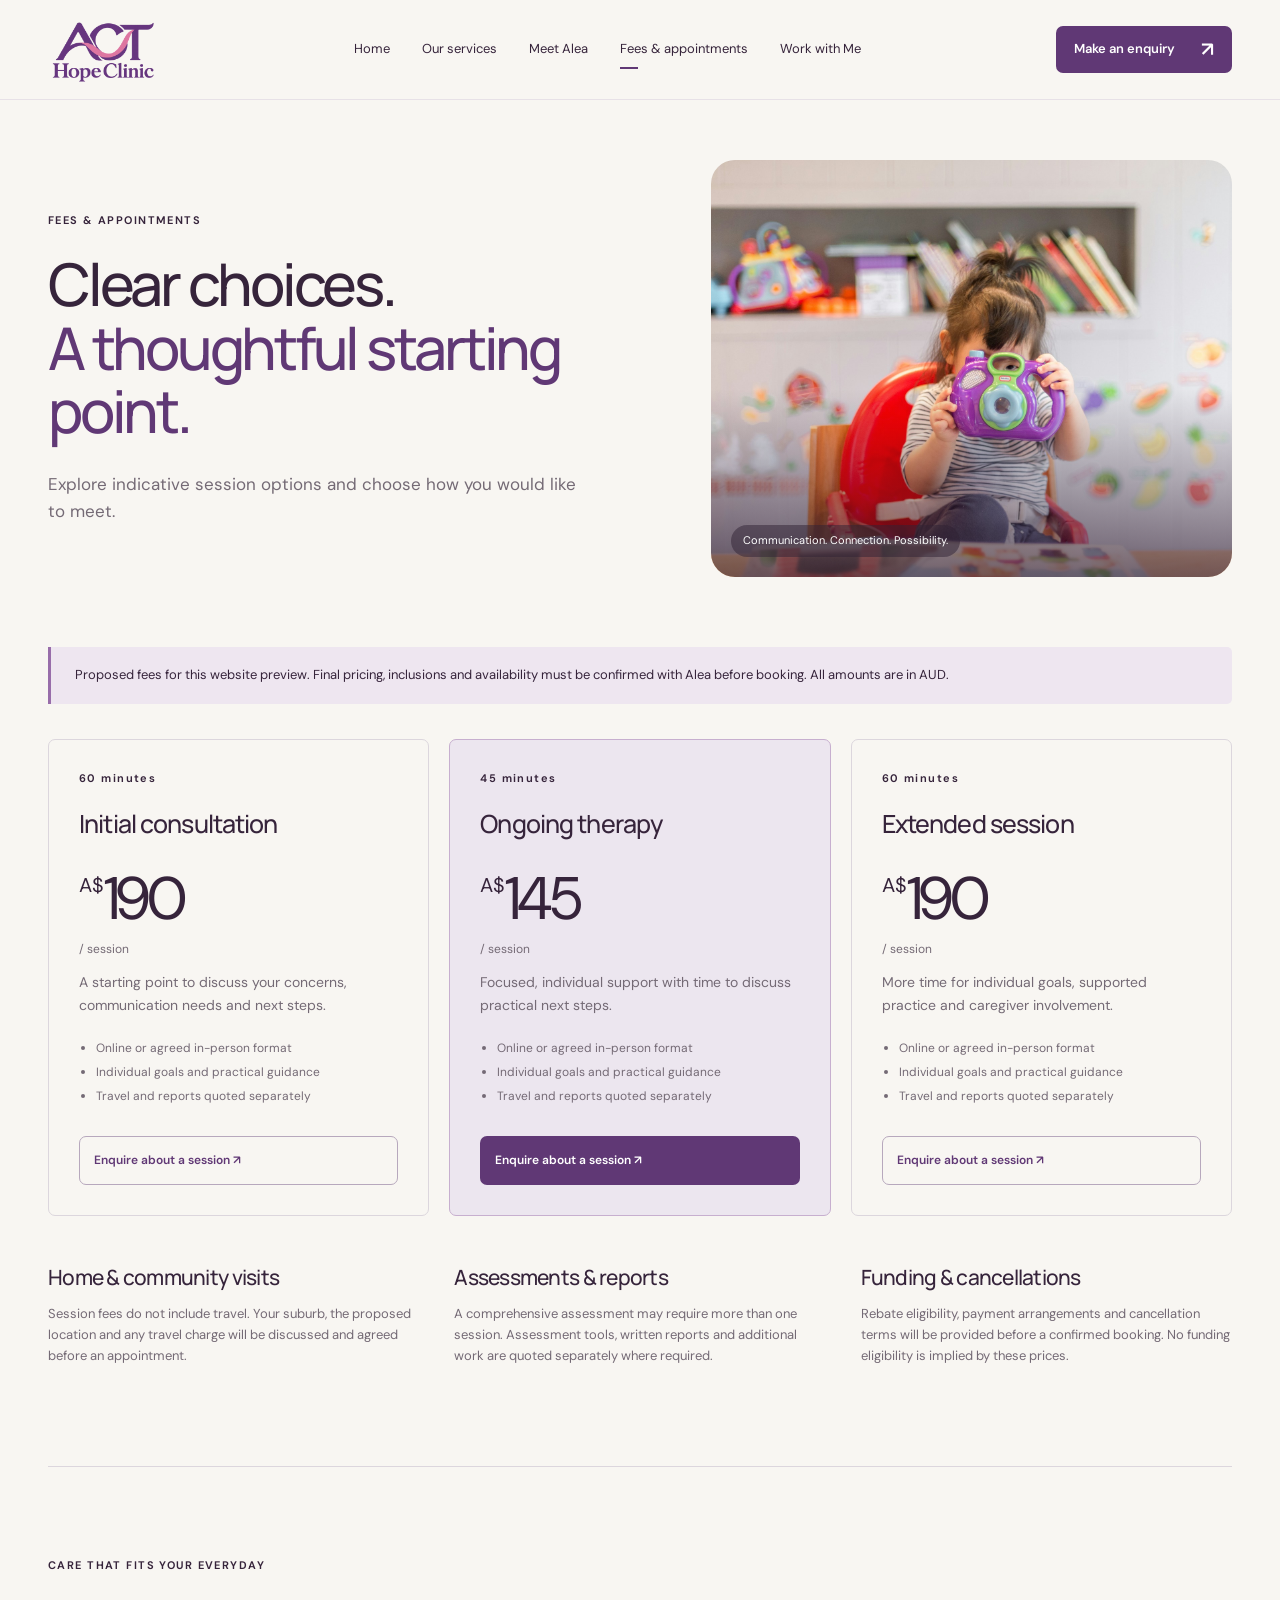
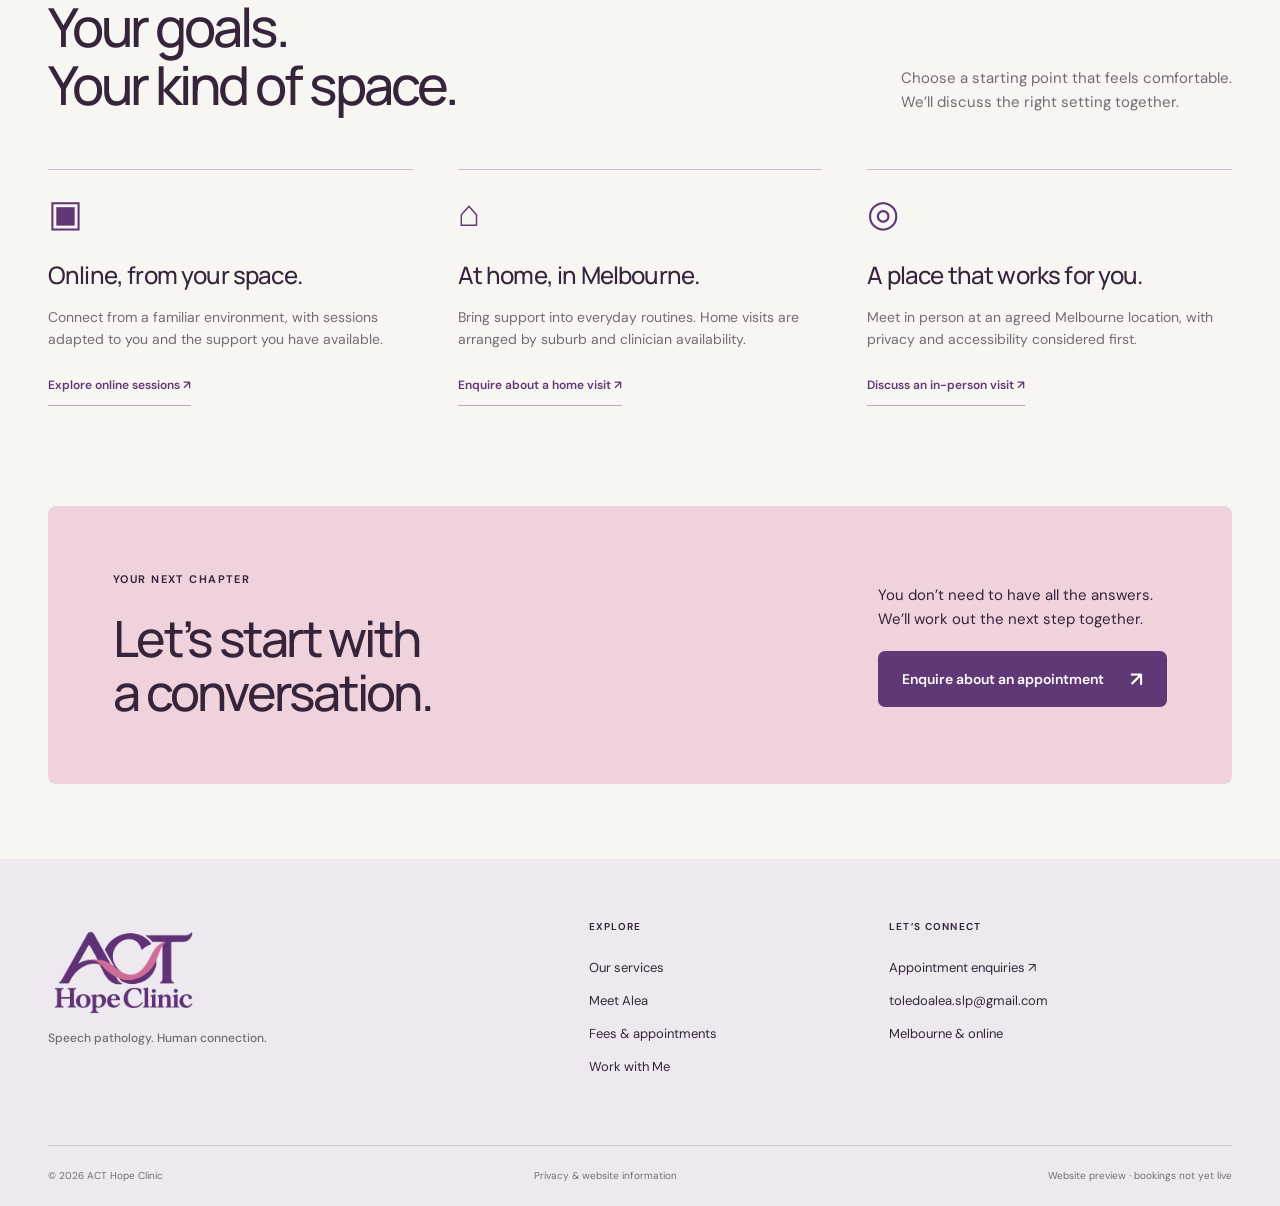
<file: fees.html>
<!doctype html><html lang="en-AU"><head><meta charset="utf-8"><meta name="viewport" content="width=device-width,initial-scale=1"><meta name="description" content="ACT Hope Clinic — personalised speech pathology for children and adults. Explore online and Melbourne appointments, services and indicative session fees."><title>Fees & appointments | ACT Hope Clinic</title><link rel="icon" href="assets/logo.png"><link rel="stylesheet" href="styles.css?v=20261024-collaboration"><script src="app.js?v=20261024-collaboration" defer></script></head><body><div class="site-loader" aria-hidden="true"><div class="site-loader-inner"><img src="assets/logo.png" alt="" width="220" fetchpriority="high"><span class="loader-track"></span></div></div><script>document.documentElement.classList.add('is-loading');window.actHopeLoaderTimeout=setTimeout(function(){document.documentElement.classList.remove('is-loading')},3000);</script><a class="skip" href="#main">Skip to content</a><header><a class="brand" href="index.html" aria-label="ACT Hope Clinic home"><img src="assets/logo.png" alt="ACT Hope Clinic"></a><button class="menu-toggle" aria-expanded="false" aria-controls="navigation">Menu <span>☰</span></button><nav id="navigation" aria-label="Main navigation"><a href="index.html" >Home</a><a href="services.html" >Our services</a><a href="about.html" >Meet Alea</a><a href="fees.html" aria-current="page">Fees & appointments</a><a href="work-with-me.html">Work with Me</a></nav><a class="button small header-book" href="booking.html">Make an enquiry <span>↗</span></a></header><main id="main"><section class="page-hero page-hero-split wrap"><div class="page-hero-copy"><p class="eyebrow">FEES & APPOINTMENTS</p><h1>Clear choices.<br><em>A thoughtful starting point.</em></h1><p class="lead">Explore indicative session options and choose how you would like to meet.</p></div><figure class="page-hero-image"><img src="assets/family.jpg" alt="" fetchpriority="high"><figcaption>Communication. Connection. Possibility.</figcaption></figure></section><section class="wrap"><p class="notice">Proposed fees for this website preview. Final pricing, inclusions and availability must be confirmed with Alea before booking. All amounts are in AUD.</p><div class="price-grid"><article class="price-card"><p class="eyebrow">60 minutes</p><h3>Initial consultation</h3><p class="price"><sup>A$</sup>190<span>/ session</span></p><p>A starting point to discuss your concerns, communication needs and next steps.</p><ul><li>Online or agreed in-person format</li><li>Individual goals and practical guidance</li><li>Travel and reports quoted separately</li></ul><a class="button outline" href="booking.html?type=Initial">Enquire about a session ↗</a></article><article class="price-card"><p class="eyebrow">45 minutes</p><h3>Ongoing therapy</h3><p class="price"><sup>A$</sup>145<span>/ session</span></p><p>Focused, individual support with time to discuss practical next steps.</p><ul><li>Online or agreed in-person format</li><li>Individual goals and practical guidance</li><li>Travel and reports quoted separately</li></ul><a class="button " href="booking.html?type=Therapy">Enquire about a session ↗</a></article><article class="price-card"><p class="eyebrow">60 minutes</p><h3>Extended session</h3><p class="price"><sup>A$</sup>190<span>/ session</span></p><p>More time for individual goals, supported practice and caregiver involvement.</p><ul><li>Online or agreed in-person format</li><li>Individual goals and practical guidance</li><li>Travel and reports quoted separately</li></ul><a class="button outline" href="booking.html?type=Extended">Enquire about a session ↗</a></article></div><div class="fee-notes"><div><h3>Home & community visits</h3><p>Session fees do not include travel. Your suburb, the proposed location and any travel charge will be discussed and agreed before an appointment.</p></div><div><h3>Assessments & reports</h3><p>A comprehensive assessment may require more than one session. Assessment tools, written reports and additional work are quoted separately where required.</p></div><div><h3>Funding & cancellations</h3><p>Rebate eligibility, payment arrangements and cancellation terms will be provided before a confirmed booking. No funding eligibility is implied by these prices.</p></div></div></section><section class="formats wrap"><div class="section-head"><div><p class="eyebrow">CARE THAT FITS YOUR EVERYDAY</p><h2>Your goals.<br>Your kind of space.</h2></div><p>Choose a starting point that feels comfortable.<br>We’ll discuss the right setting together.</p></div><div class="format-grid"><article><span class="line-icon">▣</span><h3>Online, from your space.</h3><p>Connect from a familiar environment, with sessions adapted to you and the support you have available.</p><a class="text-link" href="booking.html?format=Online">Explore online sessions ↗</a></article><article><span class="line-icon">⌂</span><h3>At home, in Melbourne.</h3><p>Bring support into everyday routines. Home visits are arranged by suburb and clinician availability.</p><a class="text-link" href="booking.html?format=Home">Enquire about a home visit ↗</a></article><article><span class="line-icon">◎</span><h3>A place that works for you.</h3><p>Meet in person at an agreed Melbourne location, with privacy and accessibility considered first.</p><a class="text-link" href="booking.html?format=In-person">Discuss an in-person visit ↗</a></article></div></section><section class="final-cta wrap"><div><p class="eyebrow">YOUR NEXT CHAPTER</p><h2>Let’s start with<br>a conversation.</h2></div><div><p>You don’t need to have all the answers.<br>We’ll work out the next step together.</p><a class="button" href="booking.html">Enquire about an appointment <span>↗</span></a></div></section></main><footer><div class="footer-top wrap"><div><a class="footer-brand" href="index.html"><img src="assets/logo.png" alt="ACT Hope Clinic" loading="lazy"><span>Speech pathology. Human connection.</span></a></div><div><p class="eyebrow">EXPLORE</p><a href="services.html">Our services</a><a href="about.html">Meet Alea</a><a href="fees.html">Fees & appointments</a><a href="work-with-me.html">Work with Me</a></div><div><p class="eyebrow">LET’S CONNECT</p><a href="booking.html">Appointment enquiries ↗</a><a href="mailto:toledoalea.slp@gmail.com">toledoalea.slp@gmail.com</a><p>Melbourne & online</p></div></div><div class="footer-bottom wrap"><span>© 2026 ACT Hope Clinic</span><a href="privacy.html">Privacy & website information</a><span>Website preview · bookings not yet live</span></div></footer></body></html>
</file>
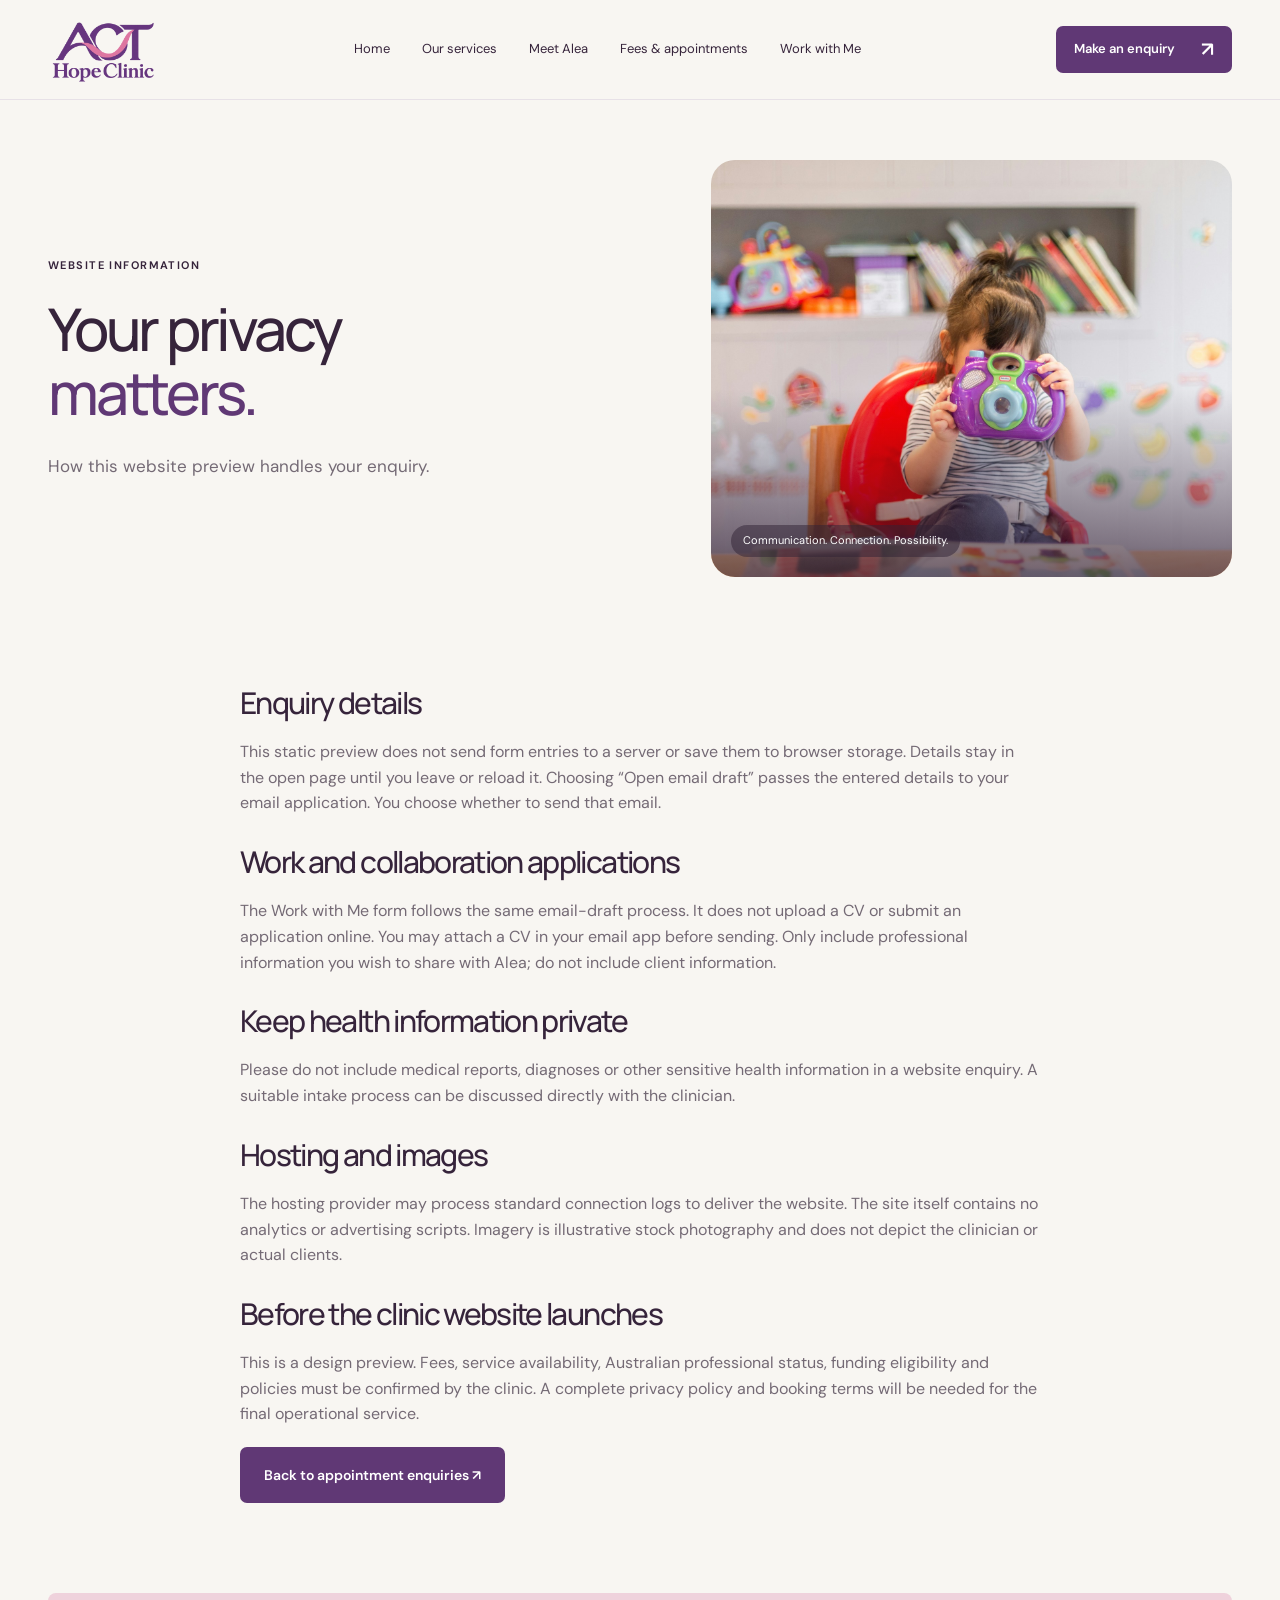
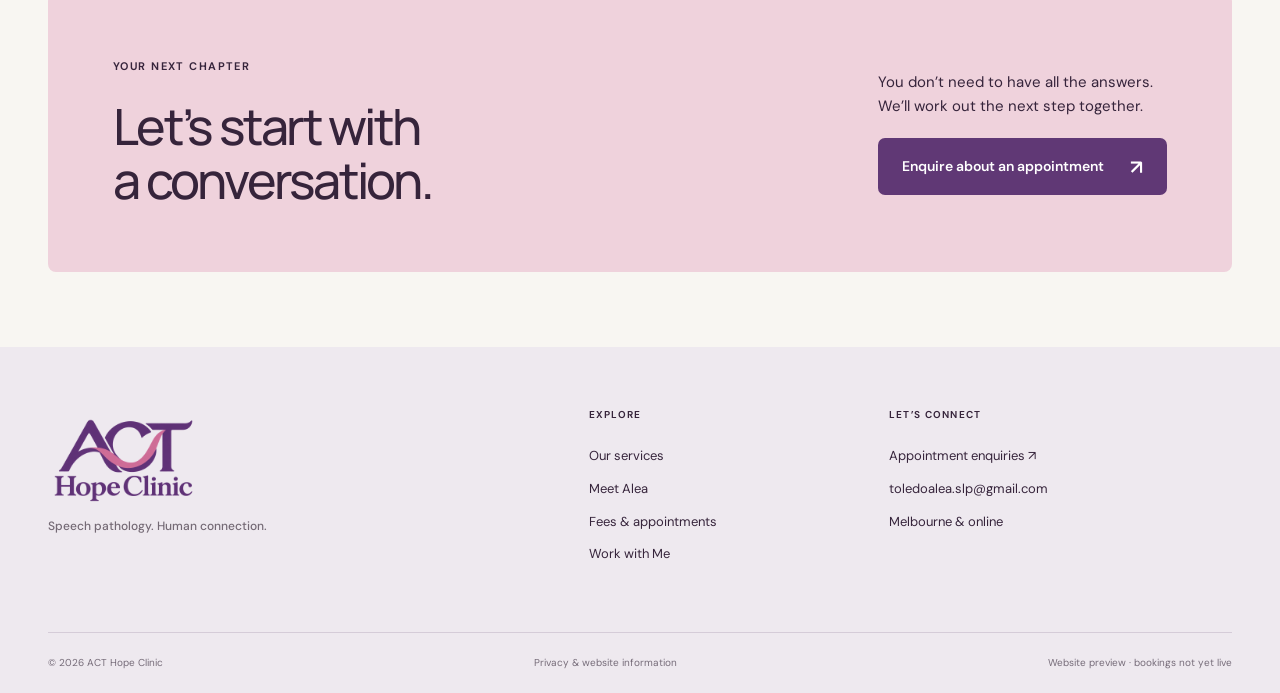
<file: privacy.html>
<!doctype html><html lang="en-AU"><head><meta charset="utf-8"><meta name="viewport" content="width=device-width,initial-scale=1"><meta name="description" content="ACT Hope Clinic — personalised speech pathology for children and adults. Explore online and Melbourne appointments, services and indicative session fees."><title>Privacy & website information | ACT Hope Clinic</title><link rel="icon" href="assets/logo.png"><link rel="stylesheet" href="styles.css?v=20261024-collaboration"><script src="app.js?v=20261024-collaboration" defer></script></head><body><div class="site-loader" aria-hidden="true"><div class="site-loader-inner"><img src="assets/logo.png" alt="" width="220" fetchpriority="high"><span class="loader-track"></span></div></div><script>document.documentElement.classList.add('is-loading');window.actHopeLoaderTimeout=setTimeout(function(){document.documentElement.classList.remove('is-loading')},3000);</script><a class="skip" href="#main">Skip to content</a><header><a class="brand" href="index.html" aria-label="ACT Hope Clinic home"><img src="assets/logo.png" alt="ACT Hope Clinic"></a><button class="menu-toggle" aria-expanded="false" aria-controls="navigation">Menu <span>☰</span></button><nav id="navigation" aria-label="Main navigation"><a href="index.html" >Home</a><a href="services.html" >Our services</a><a href="about.html" >Meet Alea</a><a href="fees.html" >Fees & appointments</a><a href="work-with-me.html">Work with Me</a></nav><a class="button small header-book" href="booking.html">Make an enquiry <span>↗</span></a></header><main id="main"><section class="page-hero page-hero-split wrap"><div class="page-hero-copy"><p class="eyebrow">WEBSITE INFORMATION</p><h1>Your privacy<br><em>matters.</em></h1><p class="lead">How this website preview handles your enquiry.</p></div><figure class="page-hero-image"><img src="assets/family.jpg" alt="" fetchpriority="high"><figcaption>Communication. Connection. Possibility.</figcaption></figure></section><section class="prose wrap"><h2>Enquiry details</h2><p>This static preview does not send form entries to a server or save them to browser storage. Details stay in the open page until you leave or reload it. Choosing “Open email draft” passes the entered details to your email application. You choose whether to send that email.</p><h2>Work and collaboration applications</h2><p>The Work with Me form follows the same email-draft process. It does not upload a CV or submit an application online. You may attach a CV in your email app before sending. Only include professional information you wish to share with Alea; do not include client information.</p><h2>Keep health information private</h2><p>Please do not include medical reports, diagnoses or other sensitive health information in a website enquiry. A suitable intake process can be discussed directly with the clinician.</p><h2>Hosting and images</h2><p>The hosting provider may process standard connection logs to deliver the website. The site itself contains no analytics or advertising scripts. Imagery is illustrative stock photography and does not depict the clinician or actual clients.</p><h2>Before the clinic website launches</h2><p>This is a design preview. Fees, service availability, Australian professional status, funding eligibility and policies must be confirmed by the clinic. A complete privacy policy and booking terms will be needed for the final operational service.</p><a class="button" href="booking.html">Back to appointment enquiries ↗</a></section><section class="final-cta wrap"><div><p class="eyebrow">YOUR NEXT CHAPTER</p><h2>Let’s start with<br>a conversation.</h2></div><div><p>You don’t need to have all the answers.<br>We’ll work out the next step together.</p><a class="button" href="booking.html">Enquire about an appointment <span>↗</span></a></div></section></main><footer><div class="footer-top wrap"><div><a class="footer-brand" href="index.html"><img src="assets/logo.png" alt="ACT Hope Clinic" loading="lazy"><span>Speech pathology. Human connection.</span></a></div><div><p class="eyebrow">EXPLORE</p><a href="services.html">Our services</a><a href="about.html">Meet Alea</a><a href="fees.html">Fees & appointments</a><a href="work-with-me.html">Work with Me</a></div><div><p class="eyebrow">LET’S CONNECT</p><a href="booking.html">Appointment enquiries ↗</a><a href="mailto:toledoalea.slp@gmail.com">toledoalea.slp@gmail.com</a><p>Melbourne & online</p></div></div><div class="footer-bottom wrap"><span>© 2026 ACT Hope Clinic</span><a href="privacy.html">Privacy & website information</a><span>Website preview · bookings not yet live</span></div></footer></body></html>
</file>
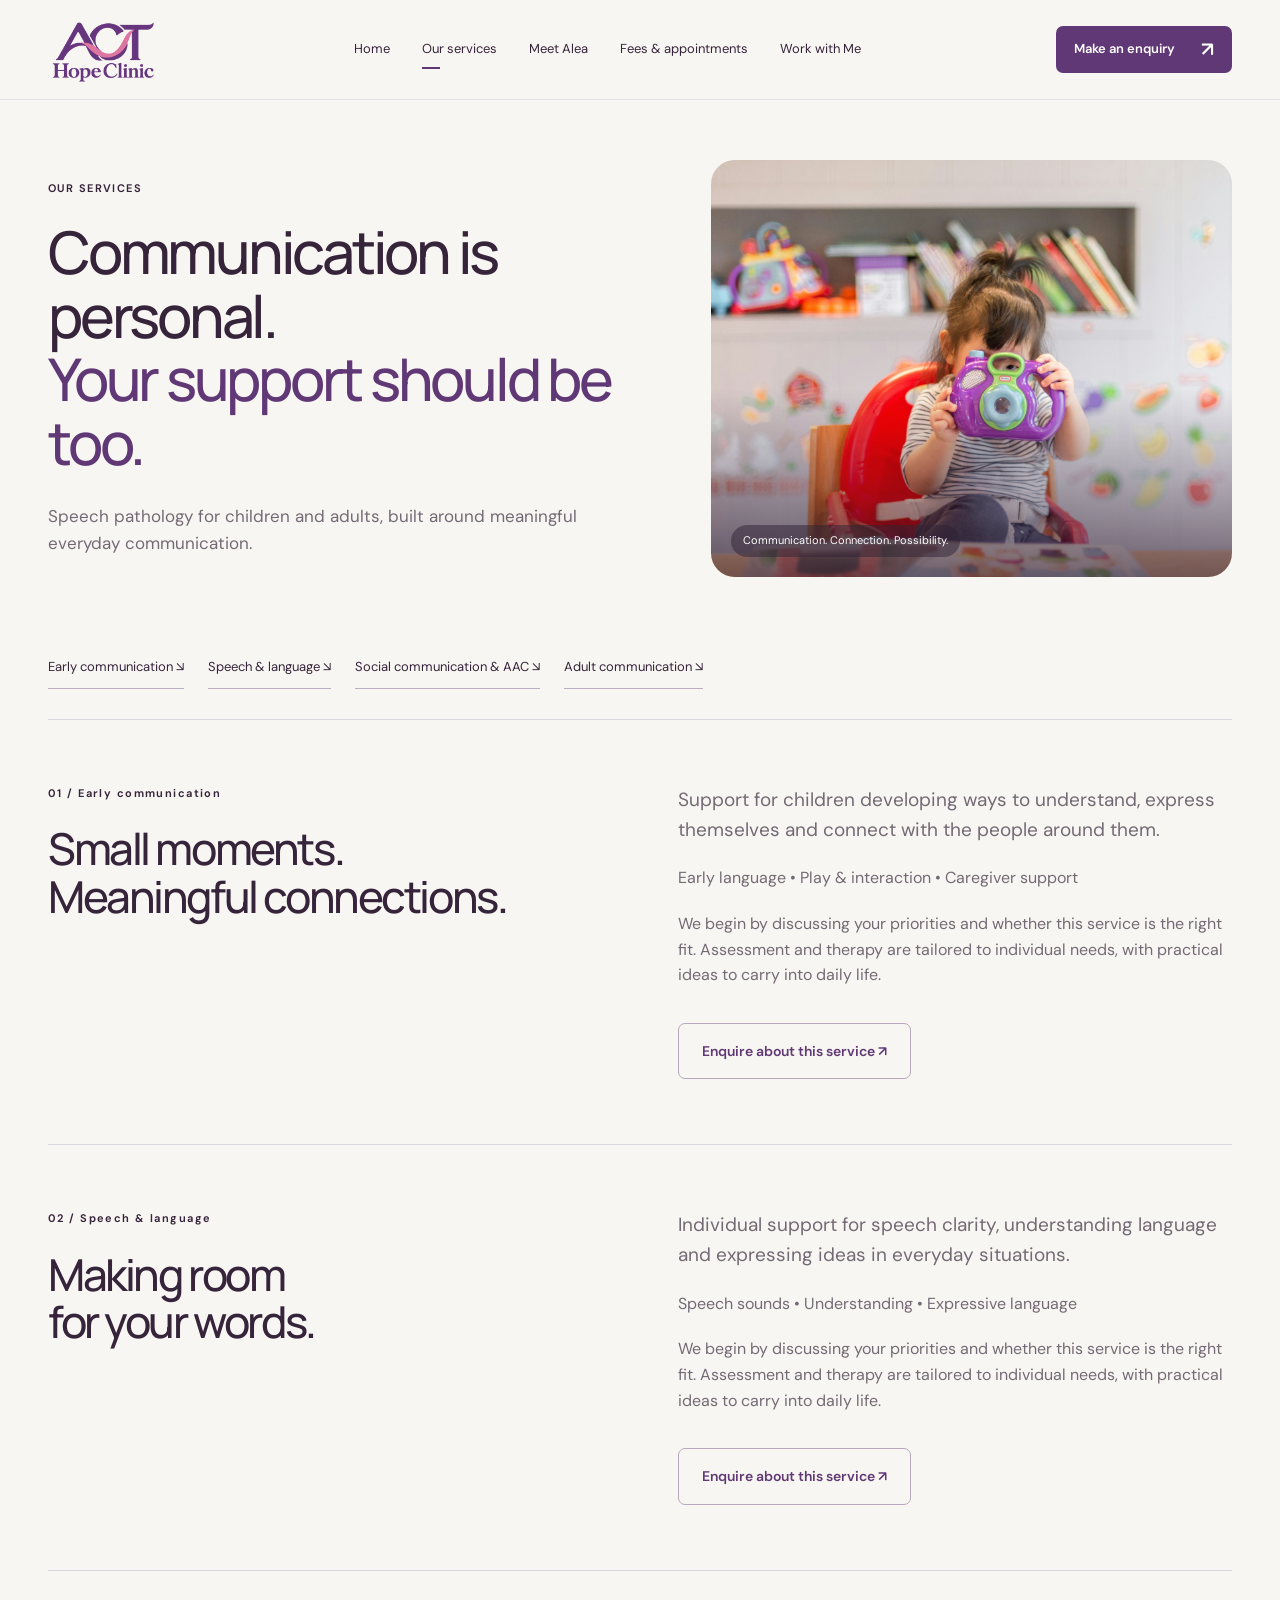
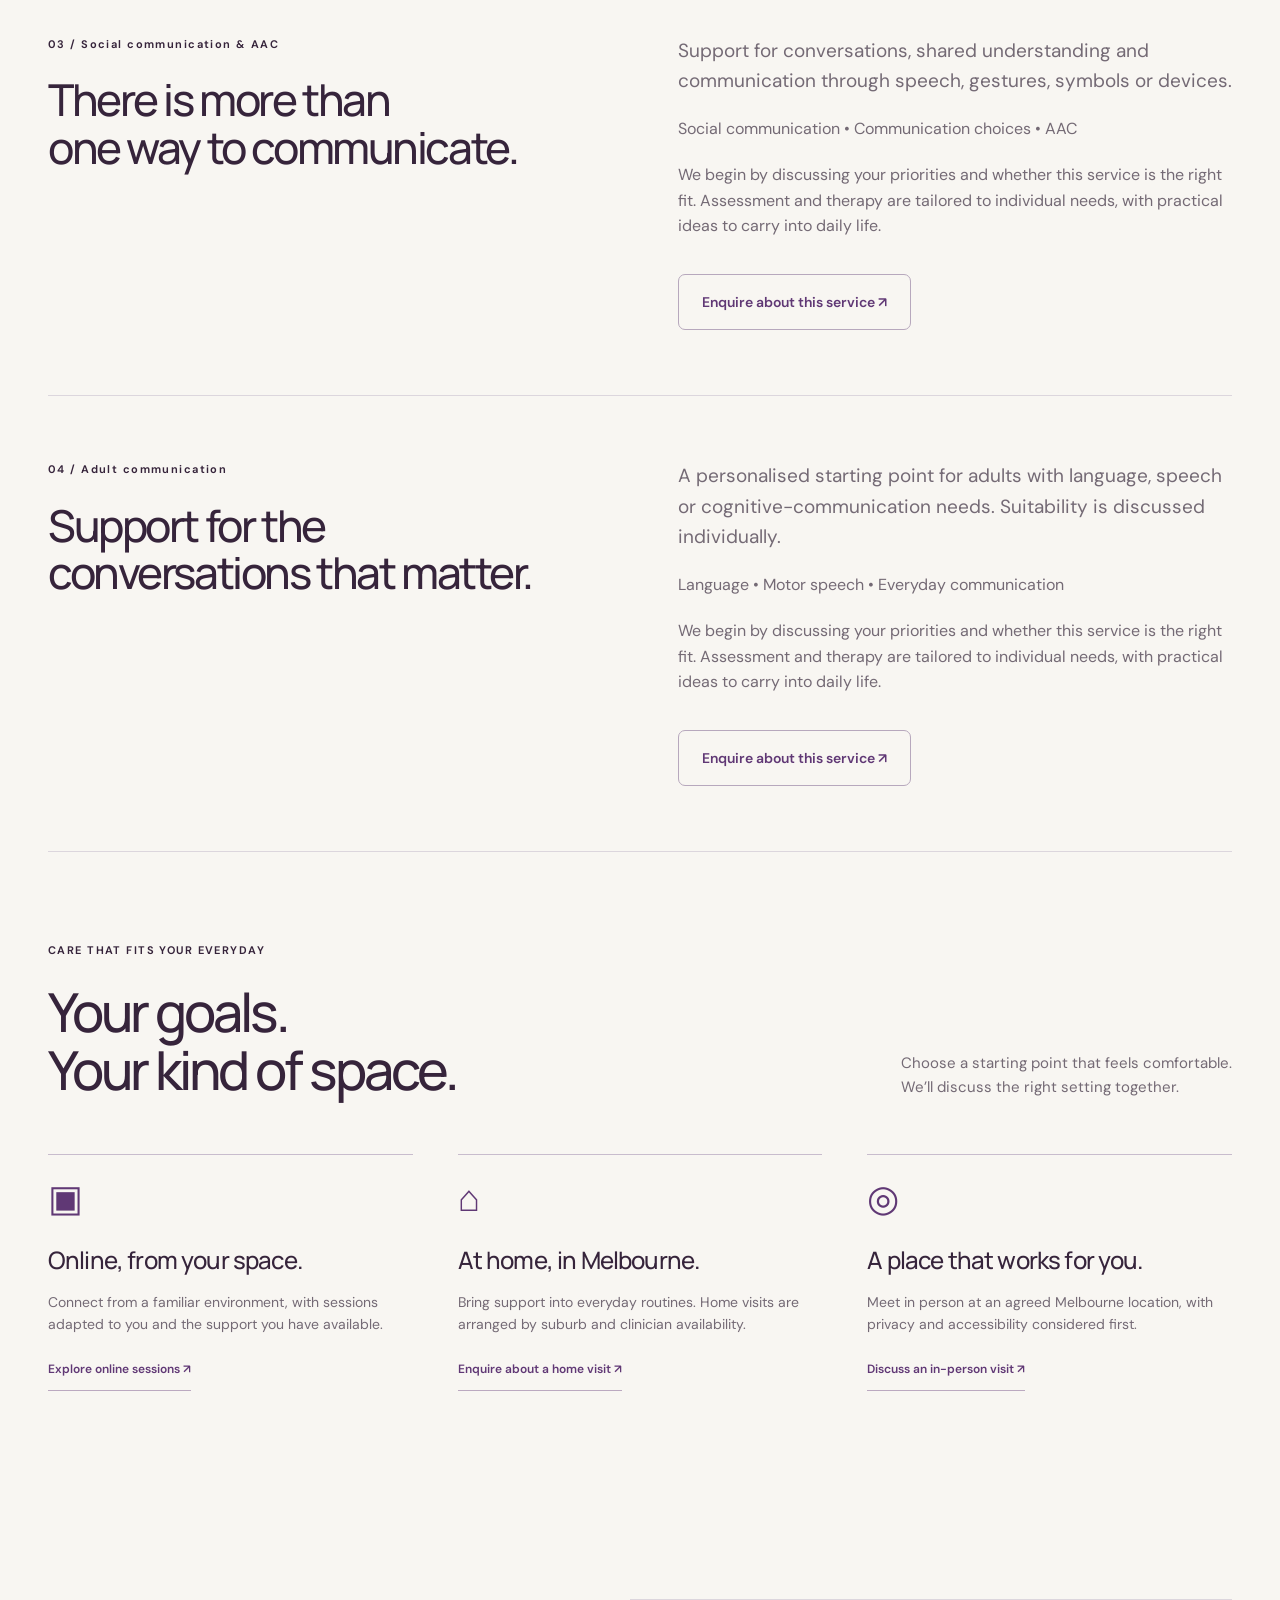
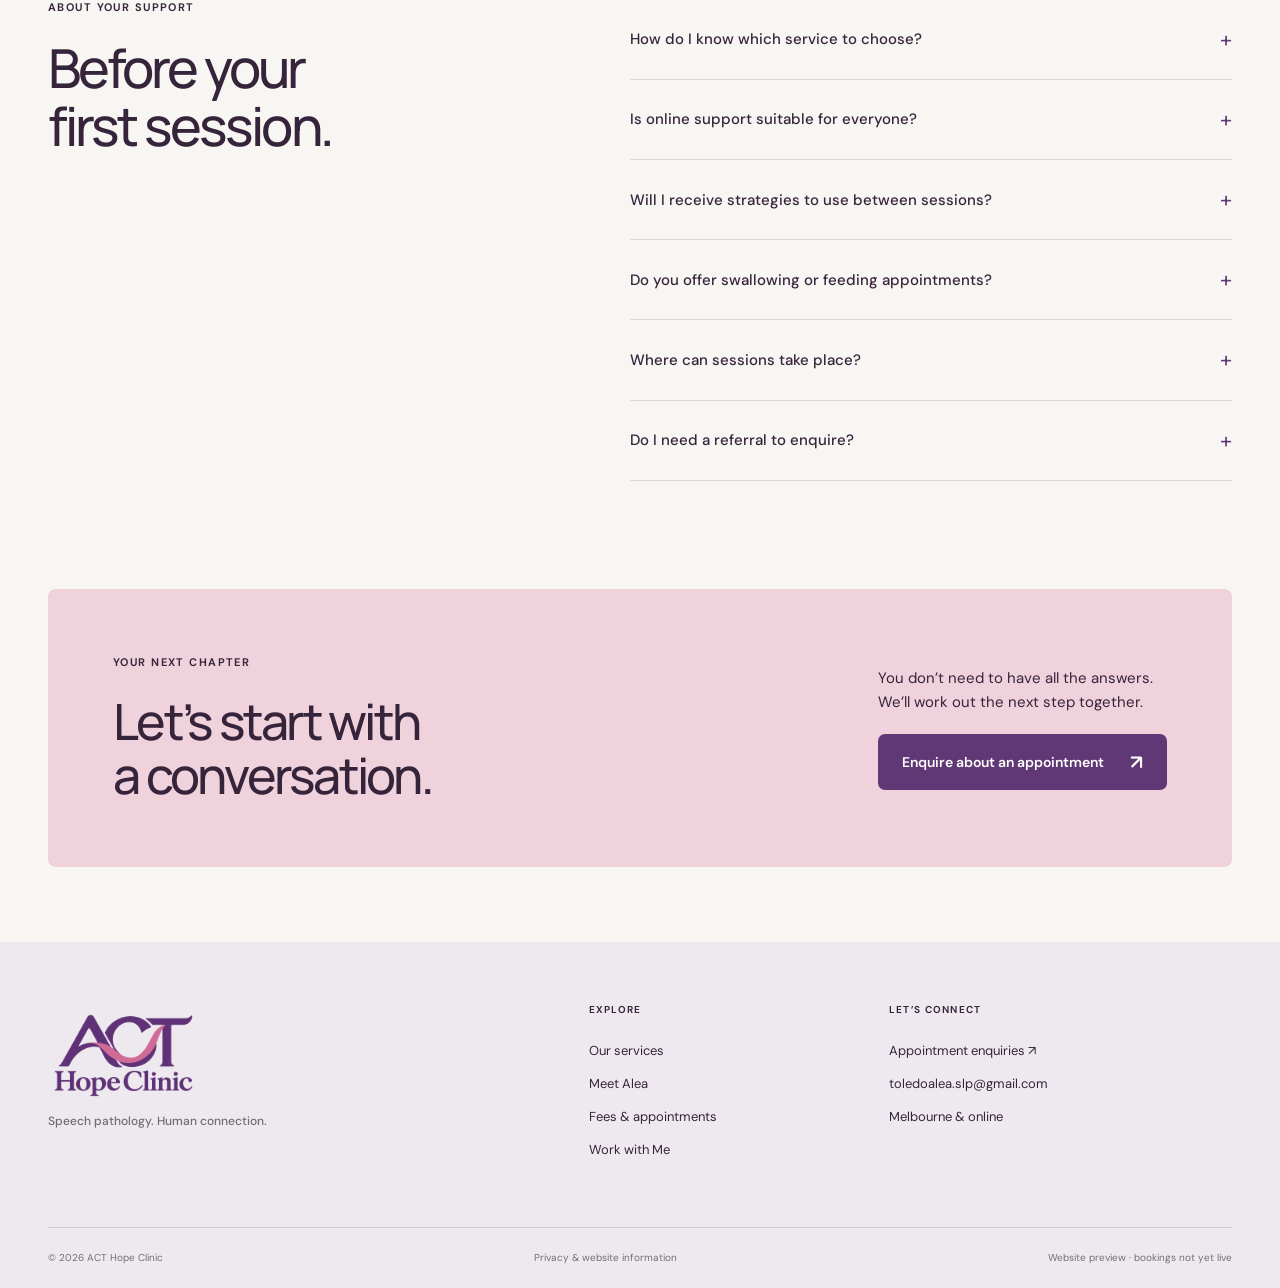
<file: services.html>
<!doctype html><html lang="en-AU"><head><meta charset="utf-8"><meta name="viewport" content="width=device-width,initial-scale=1"><meta name="description" content="ACT Hope Clinic — personalised speech pathology for children and adults. Explore online and Melbourne appointments, services and indicative session fees."><title>Our services | ACT Hope Clinic</title><link rel="icon" href="assets/logo.png"><link rel="stylesheet" href="styles.css?v=20261024-collaboration"><script src="app.js?v=20261024-collaboration" defer></script></head><body><div class="site-loader" aria-hidden="true"><div class="site-loader-inner"><img src="assets/logo.png" alt="" width="220" fetchpriority="high"><span class="loader-track"></span></div></div><script>document.documentElement.classList.add('is-loading');window.actHopeLoaderTimeout=setTimeout(function(){document.documentElement.classList.remove('is-loading')},3000);</script><a class="skip" href="#main">Skip to content</a><header><a class="brand" href="index.html" aria-label="ACT Hope Clinic home"><img src="assets/logo.png" alt="ACT Hope Clinic"></a><button class="menu-toggle" aria-expanded="false" aria-controls="navigation">Menu <span>☰</span></button><nav id="navigation" aria-label="Main navigation"><a href="index.html" >Home</a><a href="services.html" aria-current="page">Our services</a><a href="about.html" >Meet Alea</a><a href="fees.html" >Fees & appointments</a><a href="work-with-me.html">Work with Me</a></nav><a class="button small header-book" href="booking.html">Make an enquiry <span>↗</span></a></header><main id="main"><section class="page-hero page-hero-split wrap"><div class="page-hero-copy"><p class="eyebrow">OUR SERVICES</p><h1>Communication is personal.<br><em>Your support should be too.</em></h1><p class="lead">Speech pathology for children and adults, built around meaningful everyday communication.</p></div><figure class="page-hero-image"><img src="assets/family.jpg" alt="" fetchpriority="high"><figcaption>Communication. Connection. Possibility.</figcaption></figure></section><div class="service-jump wrap"><a href="#early">Early communication ↘</a><a href="#speech">Speech & language ↘</a><a href="#aac">Social communication & AAC ↘</a><a href="#adult">Adult communication ↘</a></div><section class="wrap"><article class="service-detail" id="early"><div><p class="eyebrow">01 / Early communication</p><h2>Small moments.<br>Meaningful connections.</h2></div><div><p class="lead">Support for children developing ways to understand, express themselves and connect with the people around them.</p><p>Early language • Play & interaction • Caregiver support</p><p>We begin by discussing your priorities and whether this service is the right fit. Assessment and therapy are tailored to individual needs, with practical ideas to carry into daily life.</p><a class="button outline" href="booking.html?service=early">Enquire about this service ↗</a></div></article><article class="service-detail" id="speech"><div><p class="eyebrow">02 / Speech & language</p><h2>Making room<br>for your words.</h2></div><div><p class="lead">Individual support for speech clarity, understanding language and expressing ideas in everyday situations.</p><p>Speech sounds • Understanding • Expressive language</p><p>We begin by discussing your priorities and whether this service is the right fit. Assessment and therapy are tailored to individual needs, with practical ideas to carry into daily life.</p><a class="button outline" href="booking.html?service=speech">Enquire about this service ↗</a></div></article><article class="service-detail" id="aac"><div><p class="eyebrow">03 / Social communication & AAC</p><h2>There is more than<br>one way to communicate.</h2></div><div><p class="lead">Support for conversations, shared understanding and communication through speech, gestures, symbols or devices.</p><p>Social communication • Communication choices • AAC</p><p>We begin by discussing your priorities and whether this service is the right fit. Assessment and therapy are tailored to individual needs, with practical ideas to carry into daily life.</p><a class="button outline" href="booking.html?service=aac">Enquire about this service ↗</a></div></article><article class="service-detail" id="adult"><div><p class="eyebrow">04 / Adult communication</p><h2>Support for the<br>conversations that matter.</h2></div><div><p class="lead">A personalised starting point for adults with language, speech or cognitive-communication needs. Suitability is discussed individually.</p><p>Language • Motor speech • Everyday communication</p><p>We begin by discussing your priorities and whether this service is the right fit. Assessment and therapy are tailored to individual needs, with practical ideas to carry into daily life.</p><a class="button outline" href="booking.html?service=adult">Enquire about this service ↗</a></div></article></section><section class="formats wrap"><div class="section-head"><div><p class="eyebrow">CARE THAT FITS YOUR EVERYDAY</p><h2>Your goals.<br>Your kind of space.</h2></div><p>Choose a starting point that feels comfortable.<br>We’ll discuss the right setting together.</p></div><div class="format-grid"><article><span class="line-icon">▣</span><h3>Online, from your space.</h3><p>Connect from a familiar environment, with sessions adapted to you and the support you have available.</p><a class="text-link" href="booking.html?format=Online">Explore online sessions ↗</a></article><article><span class="line-icon">⌂</span><h3>At home, in Melbourne.</h3><p>Bring support into everyday routines. Home visits are arranged by suburb and clinician availability.</p><a class="text-link" href="booking.html?format=Home">Enquire about a home visit ↗</a></article><article><span class="line-icon">◎</span><h3>A place that works for you.</h3><p>Meet in person at an agreed Melbourne location, with privacy and accessibility considered first.</p><a class="text-link" href="booking.html?format=In-person">Discuss an in-person visit ↗</a></article></div></section><section class="faq wrap"><div><p class="eyebrow">ABOUT YOUR SUPPORT</p><h2>Before your<br>first session.</h2></div><div class="questions"><details><summary>How do I know which service to choose?<span aria-hidden="true">+</span></summary><p>You do not need to choose a diagnosis or know the right clinical term. Describe what you would like support with, and Alea can discuss the next step and whether she can meet your needs.</p></details><details><summary>Is online support suitable for everyone?<span aria-hidden="true">+</span></summary><p>Online suitability depends on the person, the goals, access to technology and the support available during sessions. This is discussed before a booking is confirmed.</p></details><details><summary>Will I receive strategies to use between sessions?<span aria-hidden="true">+</span></summary><p>Where appropriate, sessions include practical strategies that you or your support people can use in everyday routines. The approach is agreed together.</p></details><details><summary>Do you offer swallowing or feeding appointments?<span aria-hidden="true">+</span></summary><p>Swallowing and feeding appointments are not offered through this preview. Please enquire about current scope and suitability rather than booking these needs as a general communication session.</p></details><details><summary>Where can sessions take place?<span aria-hidden="true">+</span></summary><p>Online, at your home in Melbourne, or at a mutually agreed in-person location. The suburb, privacy, accessibility and suitability of the setting are discussed before an appointment is confirmed. There is no walk-in clinic address advertised at this stage.</p></details><details><summary>Do I need a referral to enquire?<span aria-hidden="true">+</span></summary><p>You can make an initial enquiry directly. Any documentation needed for your circumstances or intended funding arrangement will be discussed before booking.</p></details></div></section><section class="final-cta wrap"><div><p class="eyebrow">YOUR NEXT CHAPTER</p><h2>Let’s start with<br>a conversation.</h2></div><div><p>You don’t need to have all the answers.<br>We’ll work out the next step together.</p><a class="button" href="booking.html">Enquire about an appointment <span>↗</span></a></div></section></main><footer><div class="footer-top wrap"><div><a class="footer-brand" href="index.html"><img src="assets/logo.png" alt="ACT Hope Clinic" loading="lazy"><span>Speech pathology. Human connection.</span></a></div><div><p class="eyebrow">EXPLORE</p><a href="services.html">Our services</a><a href="about.html">Meet Alea</a><a href="fees.html">Fees & appointments</a><a href="work-with-me.html">Work with Me</a></div><div><p class="eyebrow">LET’S CONNECT</p><a href="booking.html">Appointment enquiries ↗</a><a href="mailto:toledoalea.slp@gmail.com">toledoalea.slp@gmail.com</a><p>Melbourne & online</p></div></div><div class="footer-bottom wrap"><span>© 2026 ACT Hope Clinic</span><a href="privacy.html">Privacy & website information</a><span>Website preview · bookings not yet live</span></div></footer></body></html>
</file>
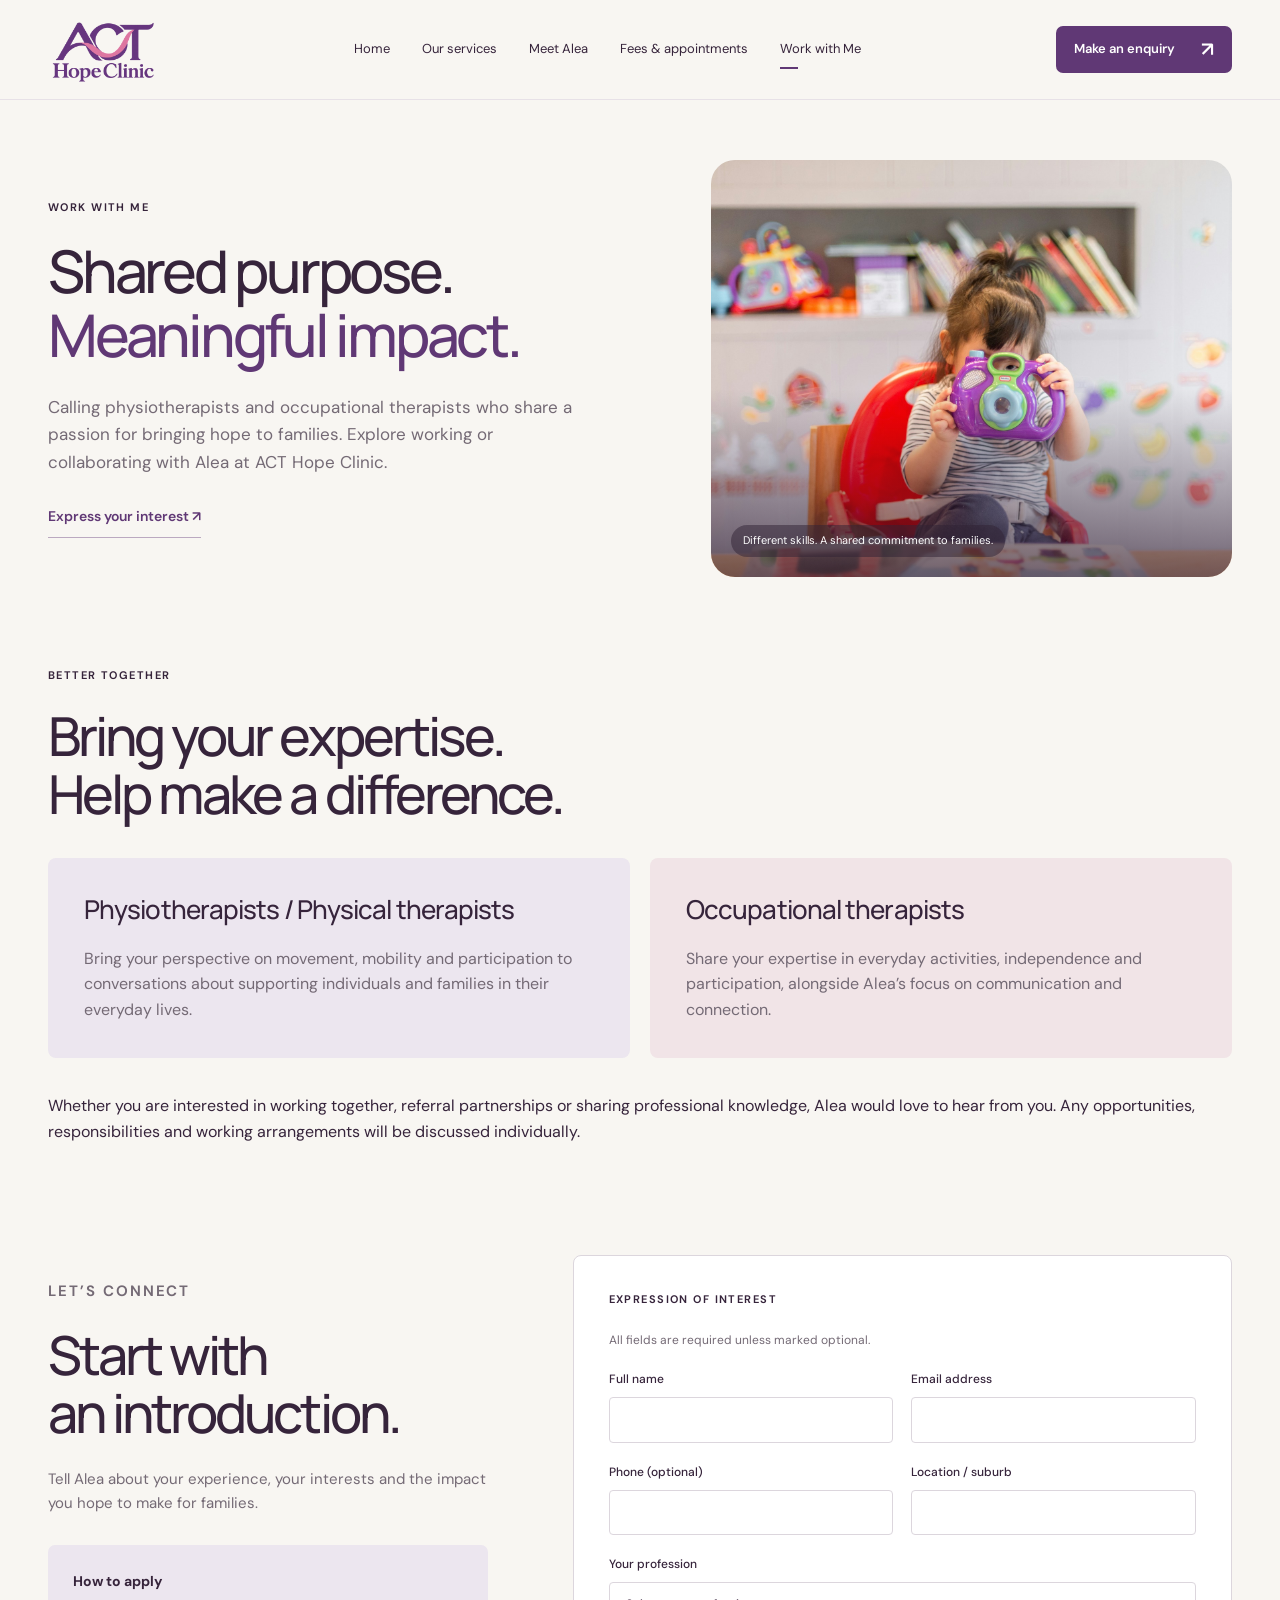
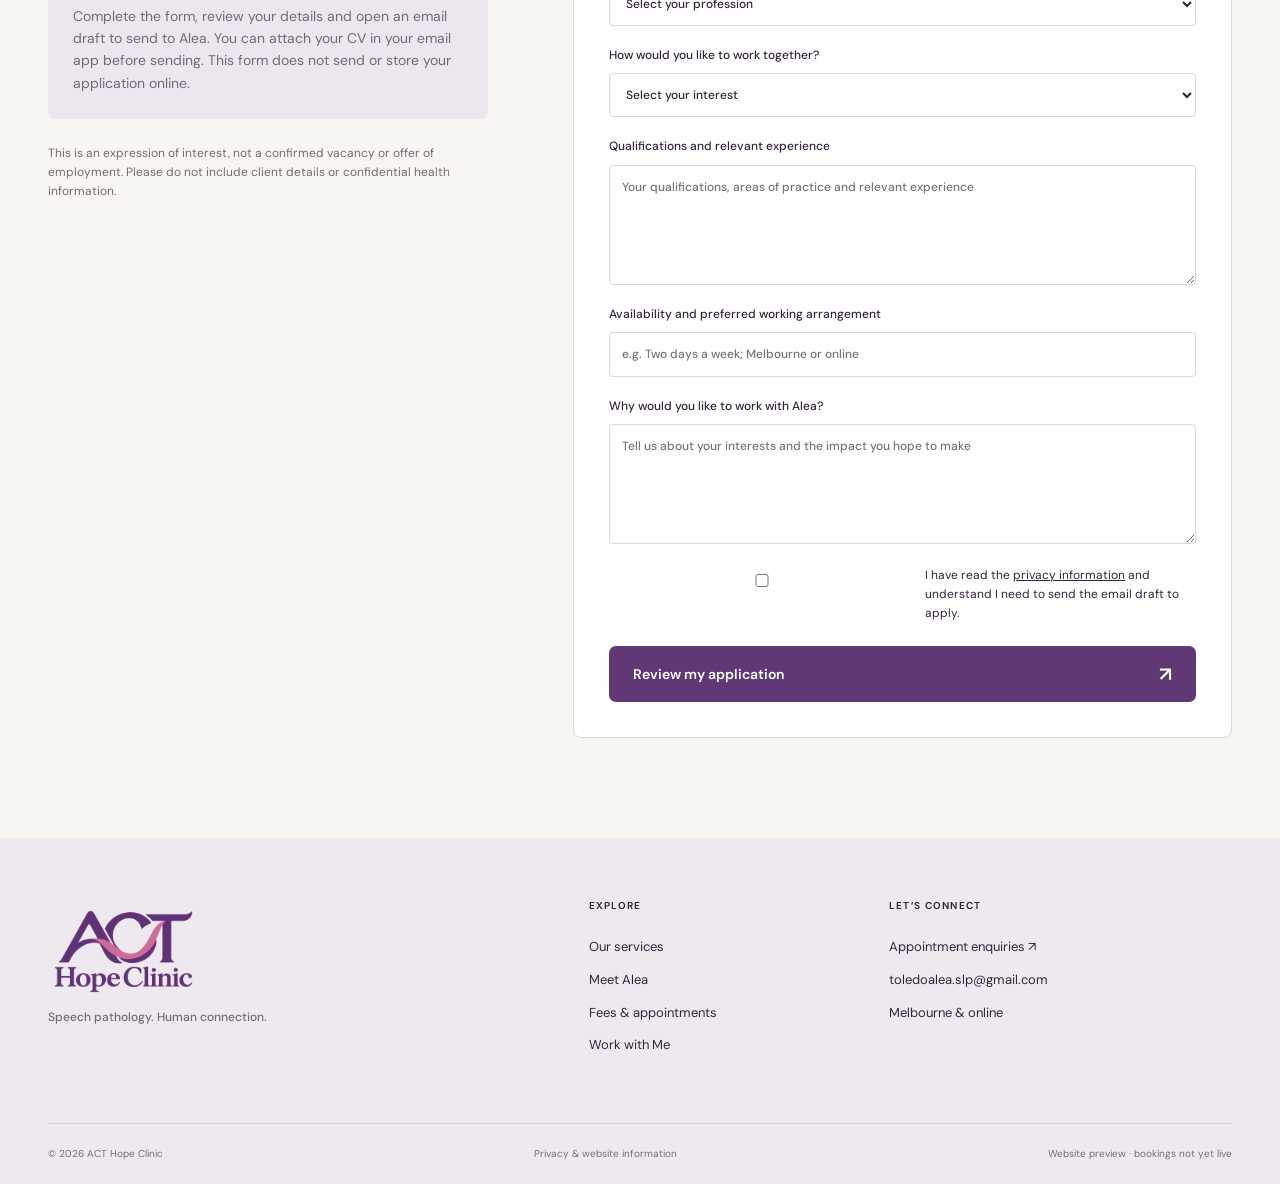
<file: work-with-me.html>
<!doctype html><html lang="en-AU"><head><meta charset="utf-8"><meta name="viewport" content="width=device-width,initial-scale=1"><meta name="description" content="Explore work and collaboration with Alea at ACT Hope Clinic. Expressions of interest for physiotherapists and occupational therapists."><title>Work with Me | ACT Hope Clinic</title><link rel="icon" href="assets/logo.png"><link rel="stylesheet" href="styles.css?v=20261024-collaboration"><script src="app.js?v=20261024-collaboration" defer></script></head><body><div class="site-loader" aria-hidden="true"><div class="site-loader-inner"><img src="assets/logo.png" alt="" width="220" fetchpriority="high"><span class="loader-track"></span></div></div><script>document.documentElement.classList.add('is-loading');window.actHopeLoaderTimeout=setTimeout(function(){document.documentElement.classList.remove('is-loading')},3000);</script><a class="skip" href="#main">Skip to content</a><header><a class="brand" href="index.html" aria-label="ACT Hope Clinic home"><img src="assets/logo.png" alt="ACT Hope Clinic"></a><button class="menu-toggle" aria-expanded="false" aria-controls="navigation">Menu <span>☰</span></button><nav id="navigation" aria-label="Main navigation"><a href="index.html" >Home</a><a href="services.html" >Our services</a><a href="about.html" >Meet Alea</a><a href="fees.html" >Fees & appointments</a><a href="work-with-me.html" aria-current="page">Work with Me</a></nav><a class="button small header-book" href="booking.html">Make an enquiry <span>↗</span></a></header><main id="main"><section class="page-hero page-hero-split wrap"><div class="page-hero-copy"><p class="eyebrow">WORK WITH ME</p><h1>Shared purpose.<br><em>Meaningful impact.</em></h1><p class="lead">Calling physiotherapists and occupational therapists who share a passion for bringing hope to families. Explore working or collaborating with Alea at ACT Hope Clinic.</p><a class="text-link" href="#application">Express your interest ↗</a></div><figure class="page-hero-image"><img src="assets/family.jpg" alt="" fetchpriority="high"><figcaption>Different skills. A shared commitment to families.</figcaption></figure></section><section class="purpose wrap"><p class="eyebrow">BETTER TOGETHER</p><h2>Bring your expertise.<br>Help make a difference.</h2><div class="purpose-grid"><article><h3>Physiotherapists / Physical therapists</h3><p>Bring your perspective on movement, mobility and participation to conversations about supporting individuals and families in their everyday lives.</p></article><article><h3>Occupational therapists</h3><p>Share your expertise in everyday activities, independence and participation, alongside Alea’s focus on communication and connection.</p></article></div><p>Whether you are interested in working together, referral partnerships or sharing professional knowledge, Alea would love to hear from you. Any opportunities, responsibilities and working arrangements will be discussed individually.</p></section><section id="application" class="booking-layout wrap" aria-labelledby="application-title"><aside><p class="eyebrow">LET’S CONNECT</p><h2 id="application-title">Start with<br>an introduction.</h2><p>Tell Alea about your experience, your interests and the impact you hope to make for families.</p><div class="booking-note"><b>How to apply</b><p>Complete the form, review your details and open an email draft to send to Alea. You can attach your CV in your email app before sending. This form does not send or store your application online.</p></div><p class="fine">This is an expression of interest, not a confirmed vacancy or offer of employment. Please do not include client details or confidential health information.</p></aside><div class="booking-panel"><form id="collaboration-form"><p class="eyebrow">EXPRESSION OF INTEREST</p><p class="fine">All fields are required unless marked optional.</p><div class="field-row"><label>Full name<input name="name" required autocomplete="name" maxlength="100"></label><label>Email address<input type="email" name="email" required autocomplete="email" maxlength="200"></label></div><div class="field-row"><label>Phone (optional)<input type="tel" name="phone" autocomplete="tel" maxlength="40"></label><label>Location / suburb<input name="location" required autocomplete="address-level2" maxlength="100"></label></div><label>Your profession<select name="profession" required><option value="">Select your profession</option><option>Physiotherapist / Physical therapist</option><option>Occupational therapist</option></select></label><label>How would you like to work together?<select name="interest" required><option value="">Select your interest</option><option>Work opportunities</option><option>Professional collaboration / referrals</option><option>Both — open to discussion</option></select></label><label>Qualifications and relevant experience<textarea name="experience" required rows="4" maxlength="700" placeholder="Your qualifications, areas of practice and relevant experience"></textarea></label><label>Availability and preferred working arrangement<input name="availability" required maxlength="150" placeholder="e.g. Two days a week; Melbourne or online"></label><label>Why would you like to work with Alea?<textarea name="motivation" required rows="4" maxlength="700" placeholder="Tell us about your interests and the impact you hope to make"></textarea></label><label class="consent"><input type="checkbox" required><span>I have read the <a href="privacy.html">privacy information</a> and understand I need to send the email draft to apply.</span></label><noscript><p>Please email your introduction directly to <a href="mailto:toledoalea.slp@gmail.com">toledoalea.slp@gmail.com</a>. JavaScript is required to prepare a draft with this form.</p></noscript><button type="submit" class="button">Review my application <span>↗</span></button></form><section id="application-review" class="application-review" hidden tabindex="-1"><p class="eyebrow">YOUR APPLICATION SUMMARY</p><h2>A shared purpose<br>starts here.</h2><dl id="application-summary"></dl><p>No application has been sent. Open the draft below, optionally attach your CV, then send it from your email app.</p><a id="application-email" class="button" href="mailto:toledoalea.slp@gmail.com">Open email draft ↗</a><button id="edit-application" class="text-link" type="button">← Edit my details</button><p class="fine">If your email app does not open, copy the details above into an email to <a href="mailto:toledoalea.slp@gmail.com">toledoalea.slp@gmail.com</a>.</p></section></div></section></main><footer><div class="footer-top wrap"><div><a class="footer-brand" href="index.html"><img src="assets/logo.png" alt="ACT Hope Clinic" loading="lazy"><span>Speech pathology. Human connection.</span></a></div><div><p class="eyebrow">EXPLORE</p><a href="services.html">Our services</a><a href="about.html">Meet Alea</a><a href="fees.html">Fees & appointments</a><a href="work-with-me.html">Work with Me</a></div><div><p class="eyebrow">LET’S CONNECT</p><a href="booking.html">Appointment enquiries ↗</a><a href="mailto:toledoalea.slp@gmail.com">toledoalea.slp@gmail.com</a><p>Melbourne & online</p></div></div><div class="footer-bottom wrap"><span>© 2026 ACT Hope Clinic</span><a href="privacy.html">Privacy & website information</a><span>Website preview · bookings not yet live</span></div></footer></body></html>
</file>
<file: styles.css>
@import url('https://fonts.googleapis.com/css2?family=DM+Sans:wght@400;450;500;550;600;650;700&family=Manrope:wght@400;500;600;650;700&display=swap');
:root{--ink:#36243b;--purple:#603875;--deep:#38223f;--pink:#efd2dc;--paper:#f8f6f2;--muted:#746a75;--line:#dcd6dd;--lavender:#ece6ef}*{box-sizing:border-box}html{scroll-behavior:smooth;scroll-padding-top:110px}body{margin:0;color:var(--ink);background:var(--paper);font-family:'DM Sans',sans-serif;font-size:16px;line-height:1.6}a{color:inherit;text-decoration:none}button,input,select{font:inherit}button,a,input,select,summary{ -webkit-tap-highlight-color:transparent}a:focus-visible,button:focus-visible,input:focus-visible,select:focus-visible,summary:focus-visible{outline:3px solid #ad5f88;outline-offset:5px}img{max-width:100%}h1,h2,h3,p{margin:0}h1,h2,h3{font-family:'Manrope',sans-serif;font-weight:500;line-height:1.08;letter-spacing:-.055em}h1{font-size:clamp(48px,6.6vw,94px)}h2{font-size:clamp(35px,4.2vw,58px)}h3{font-size:26px;letter-spacing:-.035em}p{margin-bottom:20px}em{font-style:normal;color:var(--purple)}.wrap{width:min(1232px,calc(100% - 96px));margin-inline:auto}.eyebrow{font-size:11px;font-weight:650;letter-spacing:.13em;line-height:1.5;margin-bottom:24px}.muted{color:#918492}.button{display:inline-flex;align-items:center;justify-content:space-between;gap:26px;padding:16px 23px;background:var(--purple);color:white;border:1px solid transparent;border-radius:7px;font-size:14px;font-weight:600;cursor:pointer;transition:background .2s,transform .2s}.button:hover{background:#452653;transform:translateY(-2px)}.button span{font-size:20px;line-height:1}.button.blush{background:var(--pink);color:var(--deep)}.button.blush:hover{background:#f9e0ea}.button.outline{border-color:#b7a8bd;background:transparent;color:var(--purple)}.button.outline:hover{background:var(--lavender)}.button.small{padding:12px 17px;font-size:13px}.text-link{font-size:14px;font-weight:600;display:inline-flex;gap:28px;align-items:center;border:0;border-bottom:1px solid #bba9c0;padding:5px 0 10px;background:none;cursor:pointer;color:var(--purple)}.text-link:hover{color:#a84f7b}.skip{position:absolute;top:-90px;z-index:50;background:white;padding:10px}.skip:focus{top:0}header{height:100px;padding:12px 48px;display:flex;align-items:center;justify-content:space-between;gap:20px;background:var(--paper);position:sticky;top:0;z-index:20;border-bottom:1px solid #e7e1e7}.brand{width:110px;flex-shrink:0;line-height:0}.brand img{height:74px;object-fit:contain}nav{display:flex;gap:32px}nav a{font-size:13px;position:relative;padding:9px 0}nav a[aria-current=page]:after{content:'';position:absolute;bottom:0;left:0;width:18px;height:2px;background:var(--purple)}nav a:hover{color:#a84f7b}.menu-toggle{display:none}.hero{min-height:720px;height:calc(100svh - 116px);max-height:960px;margin:0 16px;position:relative;overflow:hidden;color:white;border-radius:8px}.hero-photo,.hero-shade{position:absolute;width:100%;height:100%;inset:0;object-fit:cover;object-position:center 45%}.hero-shade{background:linear-gradient(90deg,rgba(40,20,42,.88),rgba(40,20,42,.40) 60%,rgba(40,20,42,.08)),linear-gradient(0deg,rgba(31,18,34,.68),transparent 70%)}.hero-top,.hero-content,.hero-index{position:relative;z-index:1}.hero-top{display:flex;justify-content:space-between;padding:40px 40px 0}.hero-top .eyebrow{font-size:10px}.dot{display:inline-block;width:7px;height:7px;border-radius:50%;background:#f1b7ce;margin-right:9px}.hero-note{font-size:12px;line-height:1.5;text-align:right}.hero-content{position:absolute;left:40px;right:40px;bottom:105px}.hero h1{font-size:clamp(60px,7.9vw,112px);letter-spacing:-.065em;line-height:1.02;max-width:1100px;margin-bottom:35px}.hero h1 em{color:#f2c9da}.hero-bottom{display:flex;align-items:end;justify-content:space-between;gap:32px}.hero-bottom p{font-size:16px;line-height:1.6;margin:0;color:#eee7ee}.hero-index{position:absolute;left:40px;right:40px;bottom:27px;display:flex;gap:30px}.hero-index span{border-top:1px solid #ffffff50;padding-top:14px;flex:1;font-size:9px;letter-spacing:.12em}.intro{padding:112px 0 92px}.intro h2{max-width:950px;font-size:clamp(36px,4.7vw,66px)}.intro-bottom{display:grid;grid-template-columns:1fr 1fr;gap:70px;margin-top:45px}.intro-bottom p{max-width:550px;color:var(--muted)}.abstract{font-size:160px;line-height:.9;color:#c3a6cd;font-family:serif;margin-left:60px;align-self:center}.section-head{display:flex;justify-content:space-between;align-items:end;gap:40px;margin-bottom:42px}.section-head>p{font-size:15px;color:var(--muted);margin:0;max-width:370px}.services-home{padding:20px 0 100px}.service-grid{display:grid;grid-template-columns:1fr 1fr;gap:16px}.service-card{padding:35px;background:#ece6ef;min-height:342px;border-radius:7px;display:flex;flex-direction:column;transition:background .2s}.service-card:nth-child(2){background:#e8e9e1}.service-card:nth-child(3){background:#f1e4e7}.service-card:nth-child(4){background:#e7e9ec}.service-card:hover{background:#e0d5e5}.service-card .eyebrow{font-size:10px;margin-bottom:30px}.service-card h3{font-size:32px;line-height:1.15;margin-bottom:18px}.service-card p{color:#6d626e;font-size:14px;max-width:450px}.card-bottom{display:flex;justify-content:space-between;align-items:center;margin-top:auto;padding-top:20px;border-top:1px solid #cfc6d1;font-size:12px}.card-bottom b{font-size:24px;font-weight:400}.formats{padding:90px 0 100px;border-top:1px solid var(--line)}.format-grid{display:grid;grid-template-columns:repeat(3,1fr);gap:45px;margin-top:55px}.format-grid article{border-top:1px solid #c8bccd;padding-top:25px}.line-icon{font-size:37px;color:var(--purple);display:block;margin-bottom:30px;line-height:1}.format-grid h3{font-size:24px;margin-bottom:18px}.format-grid p{font-size:14px;color:var(--muted)}.format-grid .text-link{font-size:12px}.process{background:var(--deep);color:#f8f2f7;padding:88px 0 95px}.process .eyebrow{color:#dac0e0}.process .section-head>p{color:#c9bacd}.steps{display:grid;grid-template-columns:repeat(4,1fr);gap:32px;padding-top:30px}.steps article{border-top:1px solid #715c78;padding-top:20px}.steps span{font-size:12px;color:#ddbddf}.steps h3{font-size:23px;margin:40px 0 16px}.steps p{font-size:14px;color:#c8bbcc;margin:0}.faq{display:grid;grid-template-columns:1fr 1.2fr;gap:80px;padding:108px 0}.faq h2{margin-bottom:30px}.faq>div>p:not(.eyebrow){font-size:14px;color:var(--muted)}details{border-bottom:1px solid var(--line)}details:first-child{border-top:1px solid var(--line)}summary{list-style:none;display:flex;justify-content:space-between;gap:24px;align-items:center;cursor:pointer;padding:22px 0;font-size:15px;font-weight:500}summary::-webkit-details-marker{display:none}summary span{font-size:22px;font-weight:400;color:var(--purple)}details[open] summary span{transform:rotate(45deg)}details p{font-size:14px;color:var(--muted);padding-right:25px;line-height:1.7}.final-cta{display:grid;grid-template-columns:1fr 1fr;gap:70px;padding:65px;margin-bottom:75px;background:var(--pink);border-radius:8px;align-items:center}.final-cta>div:last-child{justify-self:end}.final-cta p:not(.eyebrow){font-size:15px}.final-cta h2{font-size:50px}footer{background:#eee9ef;padding-top:60px}.footer-top{display:grid;grid-template-columns:1.4fr .7fr 1fr;gap:60px;padding-bottom:55px}.footer-brand{font-size:28px;letter-spacing:-1px;font-weight:500}.footer-brand span{font-size:12px;display:block;letter-spacing:0;margin-top:10px;color:var(--muted)}.footer-top>div>a:not(.footer-brand){display:block;font-size:13px;margin-bottom:12px}.footer-top p:not(.eyebrow){font-size:13px}.footer-top .eyebrow{font-size:10px}.footer-bottom{border-top:1px solid #d5ccd8;display:flex;justify-content:space-between;padding-block:22px;gap:16px;font-size:10px;color:#766c79}.page-hero{padding:80px 0 66px}.page-hero h1{margin-bottom:30px;max-width:1120px}.lead{font-size:19px;max-width:670px;color:var(--muted);line-height:1.6}.page-hero .lead{margin-bottom:0}.service-jump{display:flex;gap:24px;flex-wrap:wrap;padding-bottom:30px}.service-jump a{font-size:13px;padding:10px 0;border-bottom:1px solid #bcaec2}.service-detail{display:grid;grid-template-columns:1fr 1fr;gap:75px;padding:65px 0;border-top:1px solid var(--line);scroll-margin-top:120px}.service-detail p:not(.eyebrow){color:var(--muted)}.service-detail h2{font-size:44px}.service-detail .lead{font-size:19px}.service-detail .button{margin-top:15px}.about-grid{display:grid;grid-template-columns:.85fr 1.15fr;gap:75px;padding:20px 0 80px;align-items:center}.about-art{background:var(--lavender);min-height:500px;display:flex;flex-direction:column;justify-content:center;align-items:center;padding:55px;border-radius:180px 180px 8px 8px}.about-art img{width:100%;mix-blend-mode:multiply}.about-art span{font-size:8px;letter-spacing:.15em;margin-top:50px;text-align:center}.about-grid h2{margin-bottom:28px}.about-grid p:not(.eyebrow){font-size:15px;color:var(--muted)}.credentials{display:grid;grid-template-columns:repeat(3,1fr);gap:40px;padding:0 0 85px}.credentials>div{border-top:1px solid var(--line);padding-top:25px}.credentials h3{font-size:23px;margin:20px 0}.credentials p{font-size:13px;color:var(--muted)}.notice{background:#eee6f0;border-left:3px solid #986daa;padding:18px 24px;font-size:13px;border-radius:0 5px 5px 0}.price-grid{display:grid;grid-template-columns:repeat(3,1fr);gap:20px;margin-top:35px}.price-card{border:1px solid var(--line);padding:30px;display:flex;flex-direction:column;border-radius:7px}.price-card:nth-child(2){background:var(--lavender);border-color:#c7afcf}.price-card h3{font-size:25px}.price{font-size:60px;letter-spacing:-3px;margin:26px 0 15px;line-height:1.2}.price sup{font-size:20px;vertical-align:top;position:relative;top:10px;letter-spacing:0}.price span{font-size:12px;letter-spacing:0;display:block;margin-top:7px;color:var(--muted)}.price-card>p:not(.price):not(.eyebrow){font-size:14px;color:var(--muted)}.price-card ul{padding-left:17px;font-size:12px;line-height:2;margin:0 0 28px;color:var(--muted)}.price-card .button{margin-top:auto;font-size:12px;padding:14px;gap:12px}.fee-notes{display:grid;grid-template-columns:repeat(3,1fr);gap:35px;padding:50px 0 80px}.fee-notes h3{font-size:21px;margin-bottom:15px}.fee-notes p{font-size:13px;color:var(--muted)}.booking-layout{display:grid;grid-template-columns:.8fr 1.2fr;gap:85px;padding:10px 0 100px}.booking-layout aside>p{font-size:15px;color:var(--muted);margin-top:25px}.booking-note{background:var(--lavender);padding:25px;border-radius:7px;margin-top:30px;font-size:14px}.booking-note p{margin:12px 0 0;color:var(--muted)}.fine{font-size:12px!important;color:var(--muted)}.booking-panel{background:white;border:1px solid var(--line);border-radius:8px;padding:35px}fieldset{margin:0 0 28px;padding:0;border:0;min-width:0}legend{font-size:16px;font-weight:600;margin-bottom:20px}.format-options{display:grid;grid-template-columns:repeat(3,1fr);gap:10px}.format-options label{position:relative;cursor:pointer}.format-options input{position:absolute;top:12px;right:12px;width:13px;height:13px;accent-color:var(--purple)}.format-options label>span{display:flex;flex-direction:column;gap:4px;padding:16px 12px;border:1px solid var(--line);border-radius:6px;font-size:23px}.format-options b{font-size:13px;font-weight:600}.format-options small{font-size:10px;color:var(--muted)}.format-options input:checked+span{border-color:var(--purple);background:var(--lavender)}.format-options input:focus-visible+span{outline:2px solid var(--purple)}form label:not(.consent){display:block;font-size:12px;font-weight:500}form label>input:not([type=radio]),form select{width:100%;padding:12px;margin:8px 0 20px;border:1px solid var(--line);border-radius:4px;background:#fff;color:var(--ink);min-width:0}form select{font-size:12px}.field-row{display:grid;grid-template-columns:1fr 1fr;gap:18px}label[hidden]{display:none!important}.consent{display:flex;align-items:start;gap:10px;font-size:12px;margin:22px 0}.consent input{margin-top:5px;accent-color:var(--purple)}.consent a{text-decoration:underline}form>.button{width:100%}#review h2{font-size:38px;margin-bottom:25px}#review dl{margin:25px 0}#review dt{font-size:11px;color:var(--muted);text-transform:uppercase;margin-top:15px}#review dd{margin:0;overflow-wrap:anywhere}#review p{font-size:14px}#edit-enquiry{display:block;margin-top:20px;margin-bottom:25px}.prose{max-width:800px;padding:10px 0 90px}.prose h2{font-size:30px;margin:30px 0 20px}.prose p{color:var(--muted)}[hidden]{display:none!important}
@media(min-width:1500px){header{padding-inline:max(48px,calc((100vw - 1350px)/2))}.hero-content,.hero-top,.hero-index{padding-inline:0;left:max(40px,calc((100vw - 1264px)/2));right:max(40px,calc((100vw - 1264px)/2))}.hero-top{left:0;right:0;padding-inline:max(40px,calc((100vw - 1264px)/2))}}
@media(max-width:1000px){header{padding-inline:25px}nav{gap:18px}.wrap{width:calc(100% - 56px)}.hero{min-height:660px}.hero h1{font-size:80px}.hero-bottom{align-items:start}.hero-bottom p{font-size:14px}.faq{gap:40px}.final-cta{padding:40px;gap:30px}.final-cta h2{font-size:40px}.price-card{padding:20px}.booking-layout{gap:35px;grid-template-columns:.75fr 1.25fr}.booking-panel{padding:22px}.about-grid{gap:35px}.about-art{min-height:420px;padding:35px}.steps{gap:20px}.steps h3{font-size:21px}.format-grid{gap:25px}}
@media(max-width:760px){header{height:82px;padding:9px 20px;gap:15px}.brand{width:87px}.brand img{height:60px}.header-book{margin-left:auto;font-size:11px!important;padding:10px 12px!important;gap:10px}.menu-toggle{display:flex;align-items:center;gap:8px;order:3;border:0;background:none;font-size:12px;color:var(--ink);padding:10px 0}.menu-toggle span{font-size:18px}nav{display:none;position:absolute;top:81px;left:0;right:0;background:var(--paper);padding:20px 28px 28px;border-bottom:1px solid var(--line)}nav.open{display:flex;flex-direction:column;gap:9px}nav a{font-size:16px}.wrap{width:calc(100% - 40px)}.hero{margin:0 8px;min-height:700px;height:calc(100svh - 90px);max-height:900px}.hero-photo{object-position:65% center}.hero-shade{background:linear-gradient(0deg,rgba(40,20,42,.94),rgba(40,20,42,.42) 65%,rgba(40,20,42,.3))}.hero-top{padding:25px 20px}.hero-top .eyebrow{font-size:8px;max-width:220px}.hero-note{font-size:10px}.hero-content{left:22px;right:22px;bottom:100px}.hero h1{font-size:clamp(48px,10vw,75px);letter-spacing:-.06em;margin-bottom:26px}.hero-bottom{display:block}.hero-bottom p{font-size:14px;max-width:400px;margin-bottom:25px}.hero-bottom .button{font-size:13px}.hero-index{left:22px;right:22px;gap:12px;bottom:25px}.hero-index span{font-size:7px;letter-spacing:.04em}.intro{padding:65px 0}.intro h2{font-size:36px}.intro-bottom{display:block;margin-top:28px}.abstract{display:none}.intro-bottom p{font-size:15px}.section-head{display:block;margin-bottom:28px}.section-head h2{margin-bottom:24px}.section-head>p{font-size:14px}.services-home{padding:0 0 60px}.service-grid{grid-template-columns:1fr;gap:12px}.service-card{min-height:300px;padding:28px}.service-card h3{font-size:30px}.formats{padding:60px 0}.format-grid{grid-template-columns:1fr;gap:32px;margin-top:35px}.line-icon{margin-bottom:20px}.format-grid h3{font-size:25px}.format-grid p{max-width:520px}.process{padding:60px 0}.steps{grid-template-columns:1fr 1fr;gap:28px 20px;padding-top:15px}.steps h3{margin-top:28px;font-size:23px}.steps p{font-size:13px}.faq{display:block;padding:65px 0}.faq>div:first-child{margin-bottom:35px}.faq h2{margin-bottom:20px}summary{font-size:14px}.final-cta{display:block;padding:30px;margin-bottom:50px}.final-cta h2{font-size:38px;margin-bottom:28px}.final-cta .button{font-size:12px;padding:14px;gap:15px}.footer-top{grid-template-columns:1fr 1fr;gap:30px}.footer-top>div:first-child{grid-column:1/-1}.footer-top>div:last-child a{overflow-wrap:anywhere}.footer-bottom{flex-wrap:wrap;gap:12px;font-size:9px}.footer-bottom>span:last-child{width:100%}.page-hero{padding:55px 0 42px}.page-hero h1{font-size:clamp(40px,8vw,60px)}.lead{font-size:17px}.service-jump{gap:12px 20px}.service-jump a{font-size:12px}.service-detail{grid-template-columns:1fr;gap:28px;padding:45px 0}.service-detail h2{font-size:36px}.service-detail .lead{font-size:17px}.about-grid{grid-template-columns:1fr;padding-bottom:45px}.about-art{min-height:300px;max-width:420px;width:100%;margin-inline:auto;padding:45px}.about-art img{max-width:260px}.about-art span{margin-top:25px}.credentials{grid-template-columns:1fr;gap:20px;padding-bottom:50px}.credentials h3{margin:15px 0}.price-grid{grid-template-columns:1fr}.price-card{padding:28px}.price-card .button{font-size:14px}.fee-notes{grid-template-columns:1fr;gap:15px;padding:35px 0 45px}.booking-layout{grid-template-columns:1fr;gap:35px;padding-bottom:60px}.booking-panel{padding:22px}.field-row{grid-template-columns:1fr;gap:0}.format-options{gap:7px}.format-options label>span{padding:18px 8px}.format-options small{font-size:9px}.booking-layout h2{font-size:37px}.prose h2{font-size:28px}.desktop{display:none}}
@media(prefers-reduced-motion:reduce){html{scroll-behavior:auto}*{transition:none!important}}

/* Shared footer logo and homepage testimonials. */
.footer-brand{display:inline-block;max-width:100%}
.footer-brand img{display:block;width:150px;height:auto;mix-blend-mode:multiply}
.testimonials{padding:100px 0 0}
.testimonial-grid{display:grid;grid-template-columns:repeat(3,minmax(0,1fr));gap:20px}
.testimonial-card{display:flex;flex-direction:column;align-items:flex-start;padding:32px;border:1px solid var(--line);border-radius:8px;background:var(--lavender)}
.testimonial-card:nth-child(2){background:#f1e4e7}
.testimonial-card:nth-child(3){background:#e8e9e1}
.testimonial-mark{font-family:Georgia,serif;font-size:76px;line-height:.9;color:var(--purple);margin-bottom:18px}
.testimonial-card .eyebrow{font-size:9px;margin-bottom:18px}
.testimonial-card h3{font-size:26px;margin-bottom:20px;line-height:1.2}
.testimonial-card>p:not(.eyebrow){font-size:14px;color:var(--muted)}
.testimonial-status{display:block;width:100%;border-top:1px solid #cfc6d1;padding-top:18px;margin-top:auto;font-size:11px;color:var(--muted)}
@media(max-width:1000px){.testimonial-card{padding:24px}}
@media(max-width:760px){.testimonials{padding-top:60px}.testimonial-grid{grid-template-columns:1fr;gap:14px}.testimonial-card{padding:28px}.footer-brand img{width:130px}}


/* Inner-page introductions: keep the homepage hero unchanged. */
.page-hero-split{display:grid;grid-template-columns:minmax(0,1.15fr) minmax(0,1fr);gap:clamp(32px,5vw,76px);align-items:center;padding-block:60px 70px}
.page-hero-copy{min-width:0}
.page-hero-split h1{font-size:clamp(40px,4.6vw,66px);line-height:1.08;letter-spacing:-.055em;margin-bottom:28px}
.page-hero-split .lead{font-size:17px;max-width:540px}
.page-hero-image{margin:0;position:relative;overflow:hidden;border-radius:24px;aspect-ratio:5/4;background:var(--lavender)}
.page-hero-image img{display:block;width:100%;height:100%;object-fit:cover;object-position:center}
.page-hero-image:after{content:'';position:absolute;inset:55% 0 0;background:linear-gradient(transparent,rgba(40,20,42,.65));pointer-events:none}
.page-hero-image figcaption{position:absolute;z-index:1;left:20px;bottom:20px;padding:8px 12px;border-radius:30px;color:white;background:#30233480;font-size:11px;line-height:1.4}
.site-loader{position:fixed;inset:0;z-index:1000;display:grid;place-items:center;background:var(--paper,#faf7f5);opacity:0;visibility:hidden;pointer-events:none;transition:opacity .38s ease,visibility .38s ease}
.is-loading .site-loader{opacity:1;visibility:visible;pointer-events:auto}
.site-loader-inner{display:grid;justify-items:center;gap:30px}
.site-loader img{width:clamp(160px,24vw,220px);height:auto;mix-blend-mode:multiply;animation:loader-breathe 1.4s ease-in-out infinite alternate}
.loader-track{display:block;width:90px;height:2px;background:#bba9c04d;overflow:hidden;border-radius:2px}
.loader-track:after{content:'';display:block;width:45%;height:100%;background:var(--purple);animation:loader-progress 1s ease-in-out infinite}
@keyframes loader-breathe{from{opacity:.65;transform:scale(.97)}to{opacity:1;transform:scale(1)}}
@keyframes loader-progress{from{transform:translateX(-110%)}to{transform:translateX(330%)}}
@media(max-width:760px){.page-hero-split{grid-template-columns:1fr;gap:30px;padding-block:42px}.page-hero-split h1{font-size:clamp(38px,8.5vw,60px)}.page-hero-image{aspect-ratio:4/3;border-radius:18px}.page-hero-image figcaption{left:16px;bottom:16px;font-size:10px}.page-hero-split .eyebrow{margin-bottom:20px}}
@media(prefers-reduced-motion:reduce){.site-loader,.site-loader *{animation:none!important;transition:none!important}.loader-track:after{width:100%}}

/* Purpose and professional collaboration. */
.purpose{padding:20px 0 80px}
.purpose-grid{display:grid;grid-template-columns:repeat(2,minmax(0,1fr));gap:20px;margin:35px 0}
.purpose-grid article{padding:36px;background:var(--lavender);border-radius:8px}
.purpose-grid article:nth-child(2){background:#f1e4e7}
.purpose-grid h3{margin-bottom:20px;line-height:1.2}
.purpose-grid p:last-child{margin:0;color:var(--muted)}
.page-hero-copy>.text-link{margin-top:24px}
form textarea{display:block;width:100%;resize:vertical;min-height:120px;font:inherit;padding:12px;margin:8px 0 20px;border:1px solid var(--line);border-radius:4px;background:white;color:var(--ink)}
textarea:focus-visible{outline:3px solid #ad5f88;outline-offset:5px}
.booking-panel,.booking-layout>*,.field-row>*{min-width:0}
.application-review h2{font-size:38px;margin-bottom:25px}
.application-review dt{font-size:11px;color:var(--muted);text-transform:uppercase;margin-top:15px}
.application-review dd{margin:0;overflow-wrap:anywhere;white-space:pre-wrap}
.application-review p{font-size:14px}
#edit-application{display:block;margin:20px 0 25px}
@media(min-width:761px) and (max-width:1100px){header{padding-inline:20px;gap:14px}nav{gap:14px}nav a{font-size:12px}.header-book{padding:10px 12px!important;gap:10px}}
@media(max-width:760px){.purpose{padding-bottom:50px}.purpose-grid{grid-template-columns:1fr;gap:14px;margin:28px 0}.purpose-grid article{padding:26px}}

/* Alea’s portrait in her biography. */
.about-portrait{width:100%;max-width:500px;margin-inline:auto;overflow:hidden;border-radius:180px 180px 8px 8px;background:var(--lavender)}
.about-portrait img{display:block;width:100%;height:auto}
@media(max-width:760px){.about-portrait{max-width:420px}}
</file>
